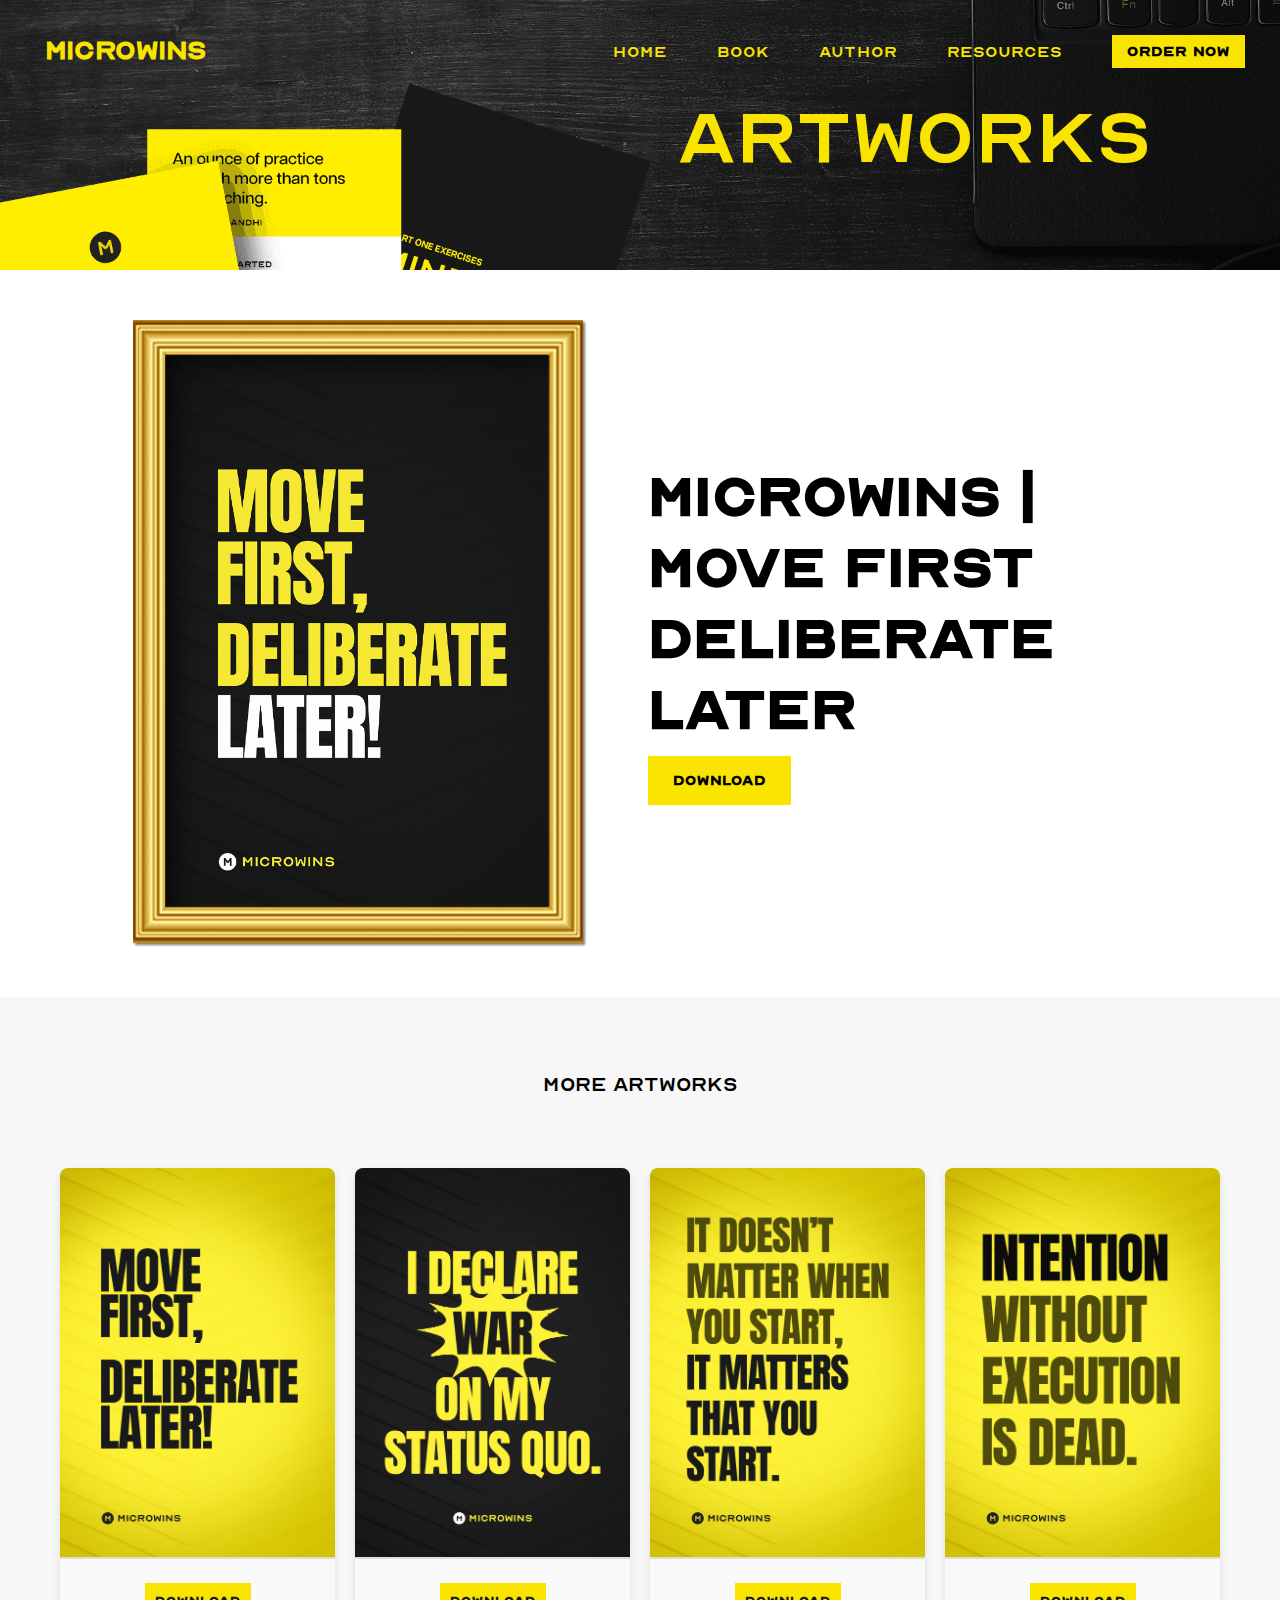
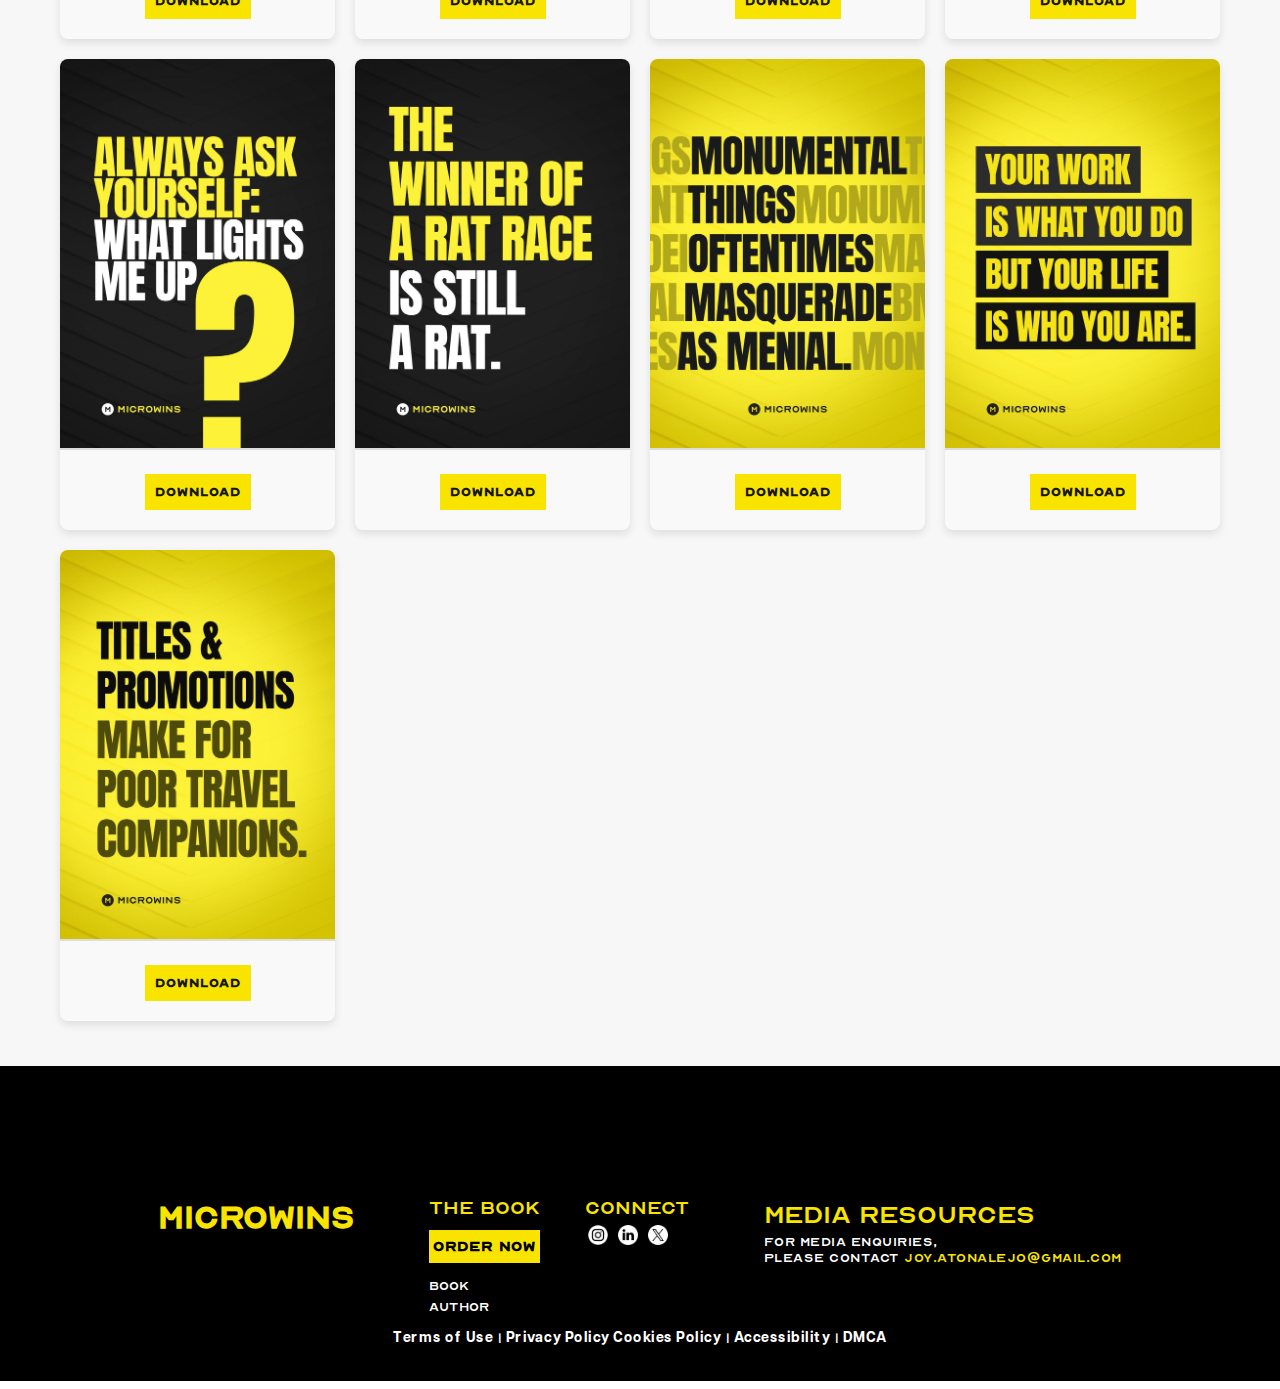
<file: printables.html>
<!DOCTYPE html>
<html lang="en">
<head>
    <meta charset="UTF-8">
    <meta name="viewport" content="width=device-width, initial-scale=1.0">
    <title>MICROWINS | RESOURCES</title>

    <link rel="icon" href="icons/letter-m.png" type="icon/png">
    <link rel="preconnect" href="https://fonts.googleapis.com">
    <link rel="preconnect" href="https://fonts.gstatic.com" crossorigin>
    <link href="https://fonts.googleapis.com/css2?family=Poppins:ital,wght@0,100;0,200;0,300;0,
    400;0,500;0,600;0,700;0,800;0,900;1,100;1,200;1,300;1,400;1,500;1,600;1,700;1,800;1,900&display=swap" rel="stylesheet">
    <link rel="stylesheet" href="https://fonts.googleapis.com/css2?family=Material+Symbols+Outlined:opsz,wght,FILL,GRAD@24,700,0,0" />

    <link rel="stylesheet" href="https://fonts.googleapis.com/css2?family=Material+Symbols+Outlined:opsz,wght,FILL,GRAD@24,800,0,0" />
    <link rel="stylesheet" href="https://fonts.googleapis.com/css2?family=Material+Symbols+Outlined:opsz,wght,FILL,GRAD@24,800,0,0" />
 


    <link rel="stylesheet" href="style/style.css">
    <link rel="stylesheet" href="style/r-style.css">
    <link rel="stylesheet" href="style/substyle.css">
</head>
<body>
    <section class="land-section sub-home" id="home">
        <div class="menu">
            <div class="big-menu">
                <!-- <img src="" alt="logo"> -->
                 <h3>MICROWINS</h3>
                <div class="menu-cta">
                    <ul>
                        <li><a href="index.html">HOME</a></li>
                        <li><a href="index.html#book_b">BOOK</a></li>
                        <li><a href="index.html#DKR">AUTHOR</a></li>
                        <li><a href="resources.html">RESOURCES</a></li>
                        <button class="ordernow-cta" id="ordercta1">ORDER NOW</button>
                    </ul>
                    
                </div>
            </div>

            <!-- <img src="" class="image" alt="menu"> -->
            <div class="menu-icon" onclick="toggleMenu()">
            <div class="bar"></div>
            <div class="bar"></div>
            <div class="bar"></div>
            </div>
        
         <div class="small-menu">
            <div class="head">
                <h3>MICROWINS</h3>
                <button class="close-btn" onclick="closeMenu()"><span class="material-symbols-outlined">
                    close
                    </span></button>
            </div>

            <ul>
                <li><a href="index.html">HOME</a></li>
                <li><a href="index.html#book_b">BOOK</a></li>
                <li><a href="index.html#DKR">AUTHOR</a></li>
                <li><a href="resources.html">RESOURCES</a></li>
                <!-- <li><a href="#ordercta1" id="ordercta1">ORDER NOW</a></li> -->
            </ul>
        </div>
        <div class="overlay"></div>

        <button class="ordernow-cta resize-order" id="ordercta">ORDER NOW</button>
        </div>

        <div class="ctas fade-in">
         </div>

         <div class="resource-writeups fade-in" id="sub-write">
            <h1>ARTWORKS</h1>
         </div>
         <div id="blur-overlay" class="hidden"></div>
         <div id="menu" class="hidden">
            <div class="menu-content">
                

                <h2>GET YOUR COPY TODAY</h2>
                <h3>CHOOSE YOUR PREFERRED STORE</h3>
                <p>You will be redirected from this website</p>
                <ul class="grid-container">
                    <li>
                        <a href="https://bit.ly/Microwins" target="_blank" class="logo3">
                        <img src="icons/amazon-kindle-colour.png" alt="Logo 3">
                        </a>
                    </li>
                    <li>
                        <a href="https://bit.ly/MicrowinsBarnesandNoble" target="_blank" class="logo2">
                        <img src="icons/barnes-noble-logo-colored.png" alt="Logo 2">
                        </a>
                    </li>
                    <li>
                        <a href=" https://bit.ly/MicrowinsBookshop" target="_blank" class="logo1">
                            <img src="icons/BookShop logo.png" alt="Logo 1">
                        </a>
                    </li>
                    <li>
                        <a href="https://bit.ly/MicrowinsBAM" target="_blank" class="logo4 left">
                            <img src="icons/Books-A-Million_logo.png" alt="Logo 4">
                        </a>
                    </li>
                    <li class="center">      
                    <p> BULK ORDERS:</p>
                        <a href=" https://bit.ly/MicrowinsPorchlight" target="_blank" class="logo4 left">
                            <img src="icons/brand-logo--footer.png" alt="Logo 5">
                        </a>
                  
                    </li>
                </ul>
                <span id="close-menu">GO BACK</span>
            </div>
        </div>
     
        

    </section>

<section class="print-display">
    

    <div class="glossary fade-in">

        <div class="book-ad">
            <img src="RESOURCE -MICROWINS/Frame.png" alt="">  
        </div>
    <div class="ad-writeup">
        <h1>MICROWINS | MOVE FIRST DELIBERATE LATER</h1>

            <button class="download"><a href="RESOURCE -MICROWINS/FRAMES/Microwins_DKR_Frame 1.png" download="RESOURCE -MICROWINS/FRAMES/Microwins_DKR_Frame 1.png">Download</a></button>
    </div>

    </div>


</section>


<section class="other-downloads">
    <p>MORE ARTWORKS</p>

    <div class="download-grid">
        <div class="download-item">
            <img src="RESOURCE -MICROWINS/FRAMES/THUMBNAILS_FRAMES/Microwins_DKR_Frame1.jpeg" alt="Image 1" class="image">
            <button class="download-btn" data-filepath="RESOURCE -MICROWINS/FRAMES/Microwins_DKR_Frame 1.png">Download</button>
        </div>
        <div class="download-item">
            <img src="RESOURCE -MICROWINS/FRAMES/THUMBNAILS_FRAMES/Microwins_DKR_Frame2.jpeg" alt="Image 2" class="image">
            <button class="download-btn" data-filepath="RESOURCE -MICROWINS/FRAMES/Microwins_DKR_Frame 2.png">Download</button>
        </div>
        <div class="download-item">
            <img src="RESOURCE -MICROWINS/FRAMES/THUMBNAILS_FRAMES/Microwins_DKR_Frame3.jpeg" alt="Image 3" class="image">
            <button class="download-btn" data-filepath="RESOURCE -MICROWINS/FRAMES/Microwins_DKR_Frame 3.png">Download</button>
        </div>
        <div class="download-item">
            <img src="RESOURCE -MICROWINS/FRAMES/THUMBNAILS_FRAMES/Microwins_DKR_Frame4.jpeg" alt="Image 4" class="image">
            <button class="download-btn" data-filepath="RESOURCE -MICROWINS/FRAMES/Microwins_DKR_Frame 4.png">Download</button>
        </div>
        <div class="download-item">
            <img src="RESOURCE -MICROWINS/FRAMES/THUMBNAILS_FRAMES/Microwins_DKR_Frame5.jpeg" alt="Image 5" class="image">
            <button class="download-btn" data-filepath="RESOURCE -MICROWINS/FRAMES/Microwins_DKR_Frame 5.png">Download</button>
        </div>
        <div class="download-item">
            <img src="RESOURCE -MICROWINS/FRAMES/THUMBNAILS_FRAMES/Microwins_DKR_Frame6.jpeg" alt="Image 6" class="image">
            <button class="download-btn" data-filepath="RESOURCE -MICROWINS/FRAMES/Microwins_DKR_Frame 6.png">Download</button>
        </div>
        <div class="download-item">
            <img src="RESOURCE -MICROWINS/FRAMES/THUMBNAILS_FRAMES/Microwins_DKR_Frame7.jpeg" alt="Image 7" class="image">
            <button class="download-btn" data-filepath="RESOURCE -MICROWINS/FRAMES/Microwins_DKR_Frame 7.png">Download</button>
        </div>
        <div class="download-item">
            <img src="RESOURCE -MICROWINS/FRAMES/THUMBNAILS_FRAMES/Microwins_DKR_Frame8.jpeg" alt="Image 8" class="image">
            <button class="download-btn" data-filepath="RESOURCE -MICROWINS/FRAMES/Microwins_DKR_Frame 8.png">Download</button>
        </div>
        <div class="download-item">
            <img src="RESOURCE -MICROWINS/FRAMES/THUMBNAILS_FRAMES/Microwins_DKR_Frame9.jpeg" alt="Image 9" class="image">
            <button class="download-btn" data-filepath="RESOURCE -MICROWINS/FRAMES/Microwins_DKR_Frame 9.png">Download</button>
        </div>
    </div>


</section>











    <footer>
        <div class="hero">
            
            <h1>MICROWINS</h1>
            <div class="mid">
                <div class="the-book">
                    <h4>THE BOOK</h4>
                    <div class="foot-menu">
                        <!-- <a href="#about-DKR">ABOUT</a> -->
                        <button class="ordernow-cta" id="ordercta3" style="padding-left: 4px; padding-right: 4px; margin-top: 10px; margin-bottom: 10px;">ORDER NOW</button>
                        <a href="#book_b">BOOK</a>
                        
                        <a href="#DKR">AUTHOR</a>
                    </div>
                </div>
                <div class="connect">
                    <h4>CONNECT</h4>
                    <a href="https://www.instagram.com/coachdkr?utm_source=ig_web_button_share_sheet&igsh=ZDNlZDc0MzIxNw== " target="_blank"><img src="icons/instagram.png"></a>
                    <a href="https://www.linkedin.com/in/daronkroberts?utm_source=share&utm_campaign=share_via&utm_content=profile&utm_medium=android_app" target="_blank"><img src="icons/linkedin.png"></a>
                    <a href="https://x.com/CoachDKR?t=8BwRhPyFvR8Rs7nH7h9sPQ&s=09" target="_blank"><img src="icons/x.png"></a>
                </div>
            </div>
            <div class="last">
                <h2>MEDIA RESOURCES</h2>
                <h6>FOR MEDIA ENQUIRIES, <br> PLEASE CONTACT <a href="mailto:joy.atonalejo@gmail.com" target="_blank">joy.atonalejo@gmail.com</a></h6>   
            </div>
    
         
        </div>
       
        <p><a href="#">Terms of Use</a> | <a href="#">Privacy Policy</a><br><a href="#"> Cookies Policy</a> | <a href="#">Accessibility</a> | <a href="#">DMCA</a></p>
    </footer>
    
    
    
    
    <script src="script/script.js" defer></script>
        <script src="script/animate.js" defer></script>
        <script src="script/fadein.js" defer></script>
        <script src="script/readmore.js" defer></script>
        <script src="script/carousel.js" defer></script>
        <script src="/script/scriptcarousel.js" defer></script>
        <script src="/script/popup.js"></script>
            <script src="/script/download.js"></script>
    
    
    
    
        <script>
            document.getElementById('subscriptionForm').addEventListener('submit', function(event) {
                event.preventDefault();
                const email = document.getElementById('email').value;
                
                if (email) {
                    // Simulate email submission (e.g., send to server here)
                    // alert('Subscription successful!');
        
                    // Show the modal
                    document.getElementById('myModal').style.display = 'flex';
                } else {
                    // alert('Please enter a valid email address.');
                }
            });
        
            document.getElementById('downloadButton').addEventListener('click', function() {
                // Create a link element and trigger download
                const link = document.createElement('a');
                link.href = 'path/to/your.pdf'; // Replace with the actual path to your PDF file
                link.download = 'yourfile.pdf';
                document.body.appendChild(link);
                link.click();
                document.body.removeChild(link);
        
                // Close the modal
                document.getElementById('myModal').style.display = 'none';
            });
        
            // Close the modal if the user clicks outside of it
            window.onclick = function(event) {
                const modal = document.getElementById('myModal');
                if (event.target == modal) {
                    modal.style.display = 'none';
                }
            }
        </script>

    </body>
    </html>
</file>
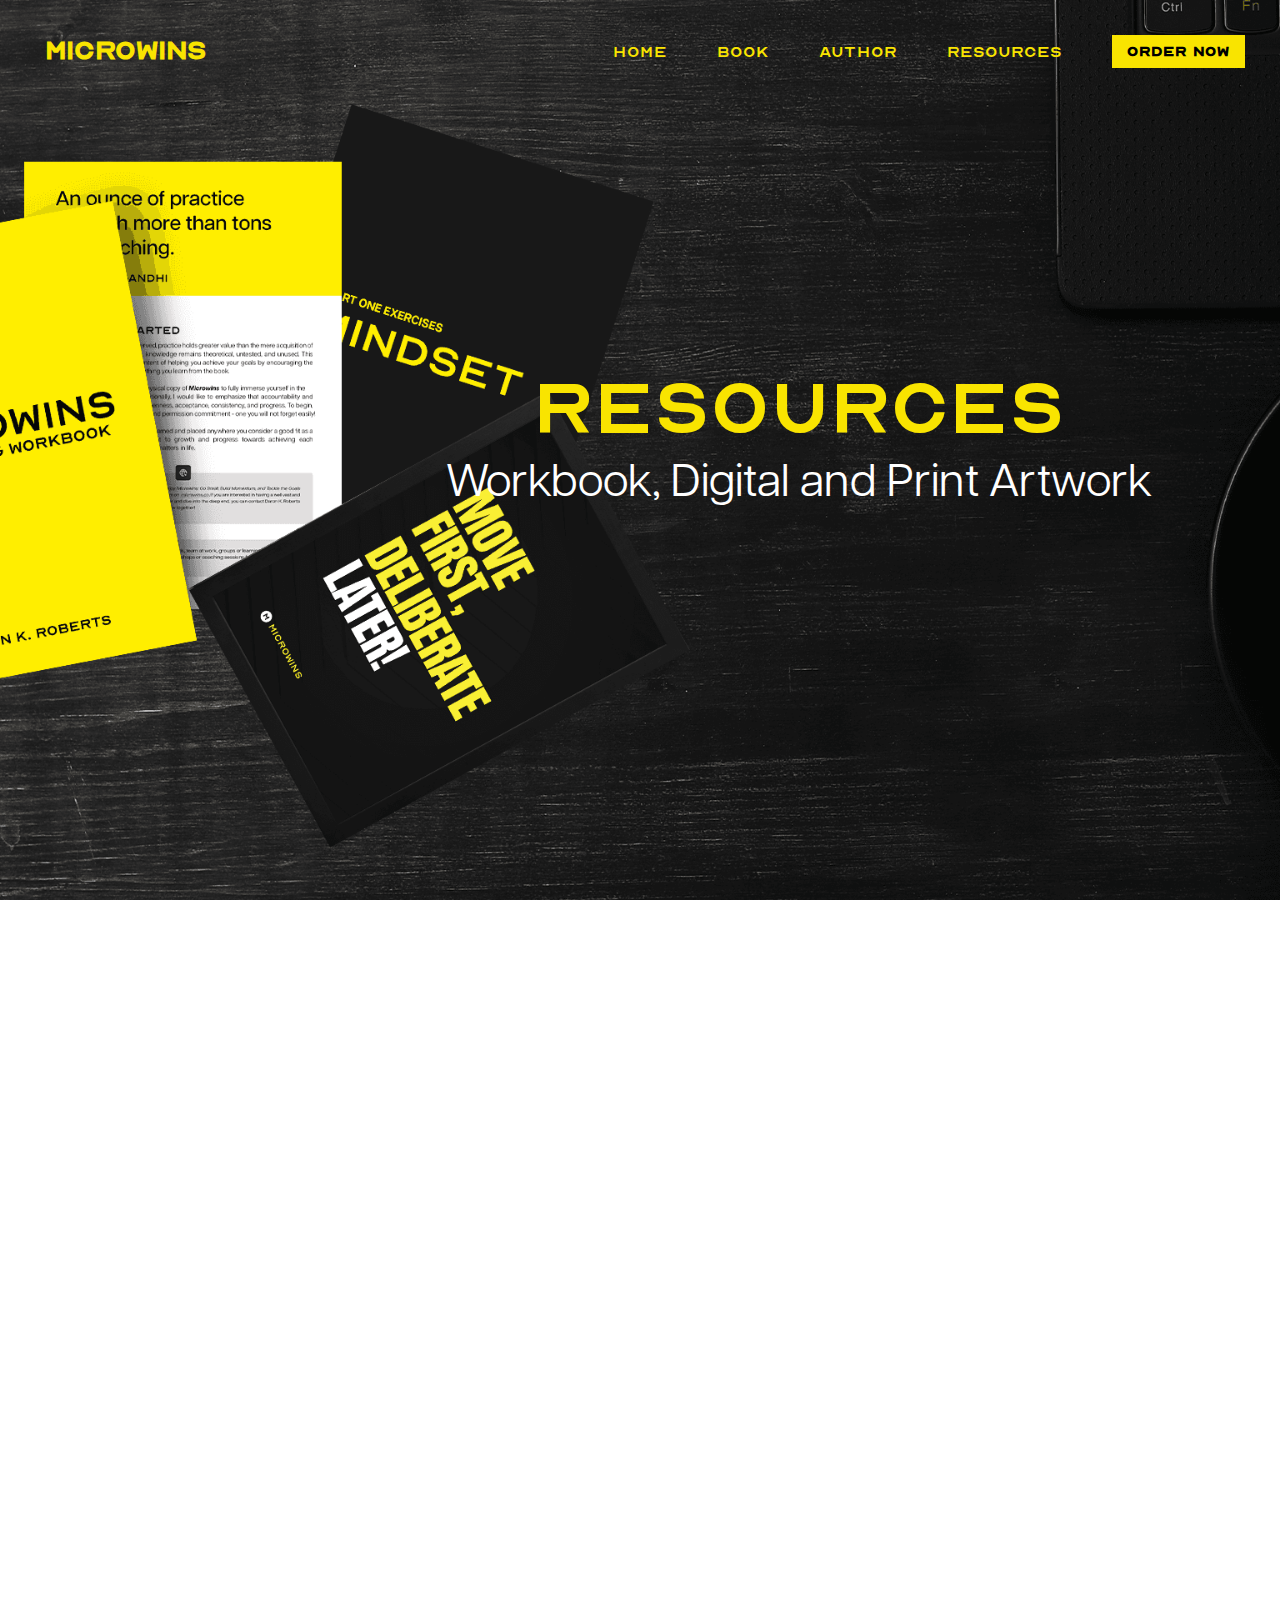
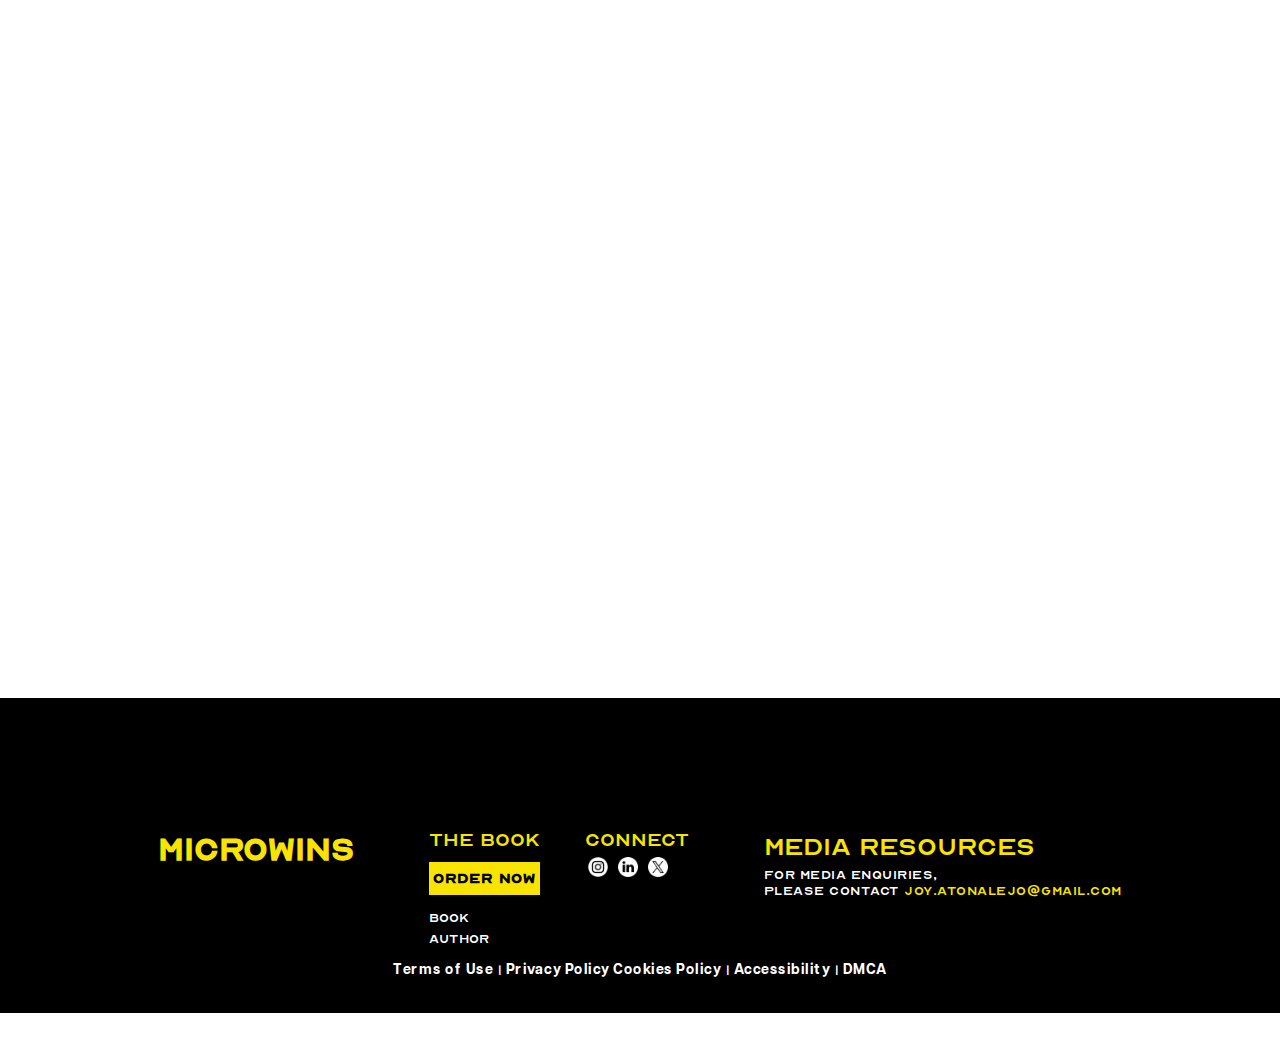
<file: resources.html>
<!DOCTYPE html>
<html lang="en">
<head>
    <meta charset="UTF-8">
    <meta name="viewport" content="width=device-width, initial-scale=1.0">
    <title>MICROWINS | RESOURCES</title>

    <link rel="icon" href="icons/letter-m.png" type="icon/png">
    <link rel="preconnect" href="https://fonts.googleapis.com">
    <link rel="preconnect" href="https://fonts.gstatic.com" crossorigin>
    <link href="https://fonts.googleapis.com/css2?family=Poppins:ital,wght@0,100;0,200;0,300;0,
    400;0,500;0,600;0,700;0,800;0,900;1,100;1,200;1,300;1,400;1,500;1,600;1,700;1,800;1,900&display=swap" rel="stylesheet">
    <link rel="stylesheet" href="https://fonts.googleapis.com/css2?family=Material+Symbols+Outlined:opsz,wght,FILL,GRAD@24,700,0,0" />

    <link rel="stylesheet" href="https://fonts.googleapis.com/css2?family=Material+Symbols+Outlined:opsz,wght,FILL,GRAD@24,800,0,0" />
    <link rel="stylesheet" href="https://fonts.googleapis.com/css2?family=Material+Symbols+Outlined:opsz,wght,FILL,GRAD@24,800,0,0" />
 


    <link rel="stylesheet" href="style/style.css">
    <link rel="stylesheet" href="style/r-style.css">
</head>
<body>
    <section class="land-section" id="home">
        <div class="menu">
            <div class="big-menu">
                <!-- <img src="" alt="logo"> -->
                 <h3>MICROWINS</h3>
                <div class="menu-cta">
                    <ul>
                        <li><a href="index.html">HOME</a></li>
                        <li><a href="index.html#book_b">BOOK</a></li>
                        <li><a href="index.html#DKR">AUTHOR</a></li>
                        <li><a href="resources.html">RESOURCES</a></li>
                        <button class="ordernow-cta" id="ordercta1">ORDER NOW</button>
                    </ul>
                    
                </div>
            </div>

            <!-- <img src="" class="image" alt="menu"> -->
            <div class="menu-icon" onclick="toggleMenu()">
            <div class="bar"></div>
            <div class="bar"></div>
            <div class="bar"></div>
            </div>
        
         <div class="small-menu">
            <div class="head">
                <h3>MICROWINS</h3>
                <button class="close-btn" onclick="closeMenu()"><span class="material-symbols-outlined">
                    close
                    </span></button>
            </div>

            <ul>
                <li><a href="index.html">HOME</a></li>
                <li><a href="index.html#book_b">BOOK</a></li>
                <li><a href="index.html#DKR">AUTHOR</a></li>
                <li><a href="resources.html">RESOURCES</a></li>
                <!-- <li><a href="#ordercta1" id="ordercta1">ORDER NOW</a></li> -->
            </ul>
        </div>
        <div class="overlay"></div>

        <button class="ordernow-cta resize-order" id="ordercta">ORDER NOW</button>
        </div>

        <div class="ctas fade-in">
         </div>

         <div class="resource-writeups fade-in">
            <h1>RESOURCES</h1>
            <p>Workbook, Digital and Print Artwork</p>
         </div>


         <div id="blur-overlay" class="hidden"></div>
         <div id="menu" class="hidden">
            <div class="menu-content">
                

                <h2>GET YOUR COPY TODAY</h2>
                <h3>CHOOSE YOUR PREFERRED STORE</h3>
                <p>You will be redirected from this website</p>
                <ul class="grid-container">
                    <li>
                        <a href="https://bit.ly/Microwins" target="_blank" class="logo3">
                        <img src="icons/amazon-kindle-colour.png" alt="Logo 3">
                        </a>
                    </li>
                    <li>
                        <a href="https://bit.ly/MicrowinsBarnesandNoble" target="_blank" class="logo2">
                        <img src="icons/barnes-noble-logo-colored.png" alt="Logo 2">
                        </a>
                    </li>
                    <li>
                        <a href=" https://bit.ly/MicrowinsBookshop" target="_blank" class="logo1">
                            <img src="icons/BookShop logo.png" alt="Logo 1">
                        </a>
                    </li>
                    <li>
                        <a href="https://bit.ly/MicrowinsBAM" target="_blank" class="logo4 left">
                            <img src="icons/Books-A-Million_logo.png" alt="Logo 4">
                        </a>
                    </li>
                    <li class="center">      
                    <p> BULK ORDERS:</p>
                        <a href=" https://bit.ly/MicrowinsPorchlight" target="_blank" class="logo4 left">
                            <img src="icons/brand-logo--footer.png" alt="Logo 5">
                        </a>
                  
                    </li>
                </ul>
                <span id="close-menu">GO BACK</span>
            </div>
        </div>
     
        

    </section>


<section class="glossary-page">
    <h1 class="fade-in">RESOURCES</h1>
    <div class="glossary fade-in">

        <div class="book-ad">
            <img src="images/MICROWINS Workbook Cover.png" alt="">  
        </div>
    <div class="ad-writeup">
        <h2>The read along workbook</h2>
            <p>Practice holds greater value than the mere acquisition of knowledge. 
                Without application, knowledge remains theoretical, untested, and unused. 
                This workbook is designed with the intent of helping you achieve your goals by 
                encouraging the practical implementation of everything you learn from the book.</p>
            <button class="download"><a href="resources/Microwins_DKR_Workbook_Chapter 1.pdf" download="Microwins_DKR_Workbook_Chapter 1.pdf">Download</a></button>
    </div>

    </div>
    
</section>

<section class="arts">
    <h1 class="fade-in">Downloadable Arts</h1>

    <div class="art-sections fade-in">
        <div class="art-grid">
            <!-- Image 1 -->
            <div>
                <a href="printables.html">
                    <img src="images/frame mock.png" alt="Image 1">  
                </a>
            <p>Download A3-sized frames designed specifically for displaying MICROWINS quotes.</p>    
                <a href="printables.html" class="download-btn">See More</a>
            </div>
            
            <!-- Image 2 -->
            <div>
                <a href="wallpapers.html">
                    
                    <img src="images/phone mock (1).png" alt="Image 2">
                </a>
                <p>Download high-resolution phone wallpapers featuring quotes from Microwins.</p> 
                <a href="wallpapers.html" class="download-btn">See More</a>
            </div>
            
            <!-- Image 3 -->
            <div>
                <a href="socials.html">
                    <img src="images/digital mock.png" alt="Image 3">
                </a>
                <p>Download beautifully designed quote graphics, ready for posting on your social media feed.</p> 
                <a href="socials.html" class="download-btn">See More</a>
            </div>
        </div>
    </div>

</section>







<footer>
    <div class="hero">
        
        <h1>MICROWINS</h1>
        <div class="mid">
            <div class="the-book">
                <h4>THE BOOK</h4>
                <div class="foot-menu">
                    <!-- <a href="#about-DKR">ABOUT</a> -->
                    <button class="ordernow-cta" id="ordercta3" style="padding-left: 4px; padding-right: 4px; margin-top: 10px; margin-bottom: 10px;">ORDER NOW</button>
                    <a href="#book_b">BOOK</a>
                    
                    <a href="#DKR">AUTHOR</a>
                </div>
            </div>
            <div class="connect">
                <h4>CONNECT</h4>
                <a href="https://www.instagram.com/coachdkr?utm_source=ig_web_button_share_sheet&igsh=ZDNlZDc0MzIxNw== " target="_blank"><img src="icons/instagram.png"></a>
                <a href="https://www.linkedin.com/in/daronkroberts?utm_source=share&utm_campaign=share_via&utm_content=profile&utm_medium=android_app" target="_blank"><img src="icons/linkedin.png"></a>
                <a href="https://x.com/CoachDKR?t=8BwRhPyFvR8Rs7nH7h9sPQ&s=09" target="_blank"><img src="icons/x.png"></a>
            </div>
        </div>
        <div class="last">
            <h2>MEDIA RESOURCES</h2>
            <h6>FOR MEDIA ENQUIRIES, <br> PLEASE CONTACT <a href="mailto:joy.atonalejo@gmail.com" target="_blank">joy.atonalejo@gmail.com</a></h6>   
        </div>

     
    </div>
   
    <p><a href="#">Terms of Use</a> | <a href="#">Privacy Policy</a><br><a href="#"> Cookies Policy</a> | <a href="#">Accessibility</a> | <a href="#">DMCA</a></p>
</footer>




<script src="script/script.js" defer></script>
    <script src="script/animate.js" defer></script>
    <script src="script/fadein.js" defer></script>
    <script src="script/readmore.js" defer></script>
    <script src="script/carousel.js" defer></script>
    <script src="/script/scriptcarousel.js" defer></script>
    <script src="/script/popup.js"></script>




    <script>
        document.getElementById('subscriptionForm').addEventListener('submit', function(event) {
            event.preventDefault();
            const email = document.getElementById('email').value;
            
            if (email) {
                // Simulate email submission (e.g., send to server here)
                // alert('Subscription successful!');
    
                // Show the modal
                document.getElementById('myModal').style.display = 'flex';
            } else {
                // alert('Please enter a valid email address.');
            }
        });
    
        document.getElementById('downloadButton').addEventListener('click', function() {
            // Create a link element and trigger download
            const link = document.createElement('a');
            link.href = 'path/to/your.pdf'; // Replace with the actual path to your PDF file
            link.download = 'yourfile.pdf';
            document.body.appendChild(link);
            link.click();
            document.body.removeChild(link);
    
            // Close the modal
            document.getElementById('myModal').style.display = 'none';
        });
    
        // Close the modal if the user clicks outside of it
        window.onclick = function(event) {
            const modal = document.getElementById('myModal');
            if (event.target == modal) {
                modal.style.display = 'none';
            }
        }
    </script>
</body>
</html>
</file>
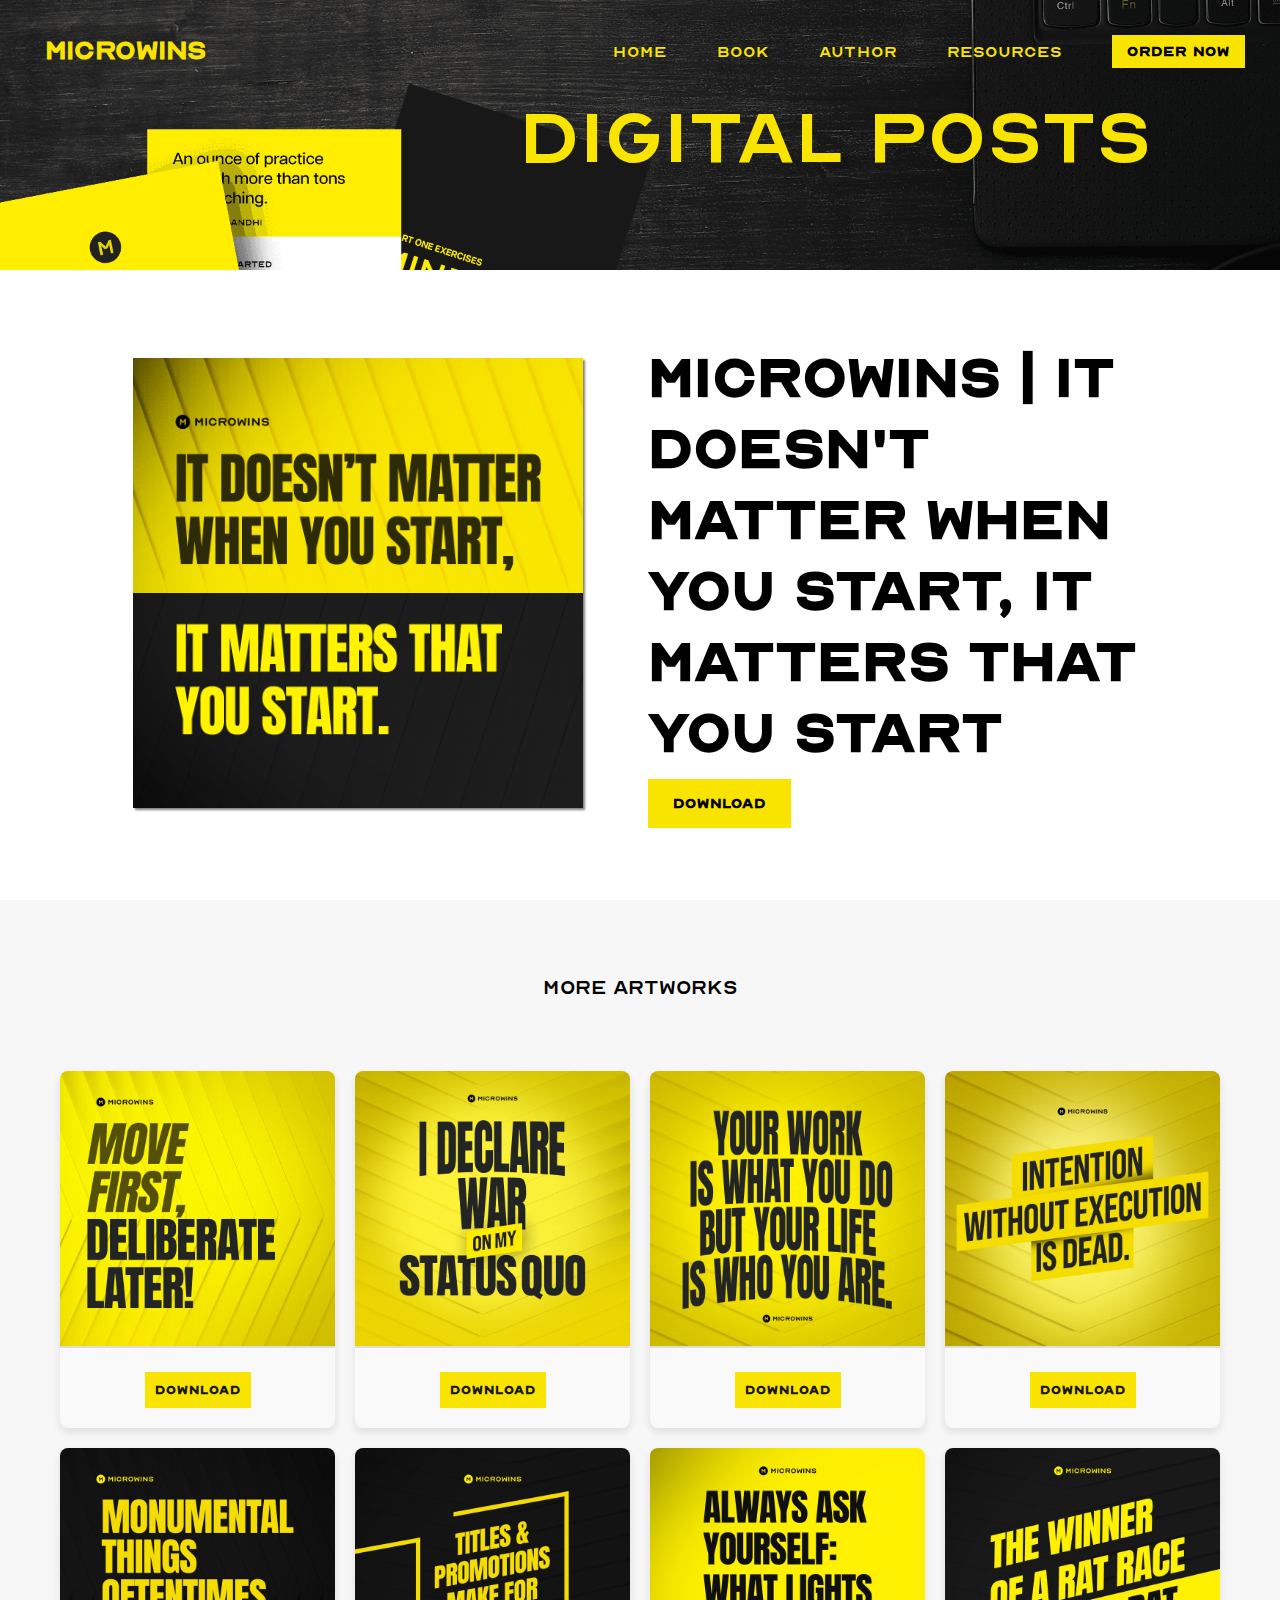
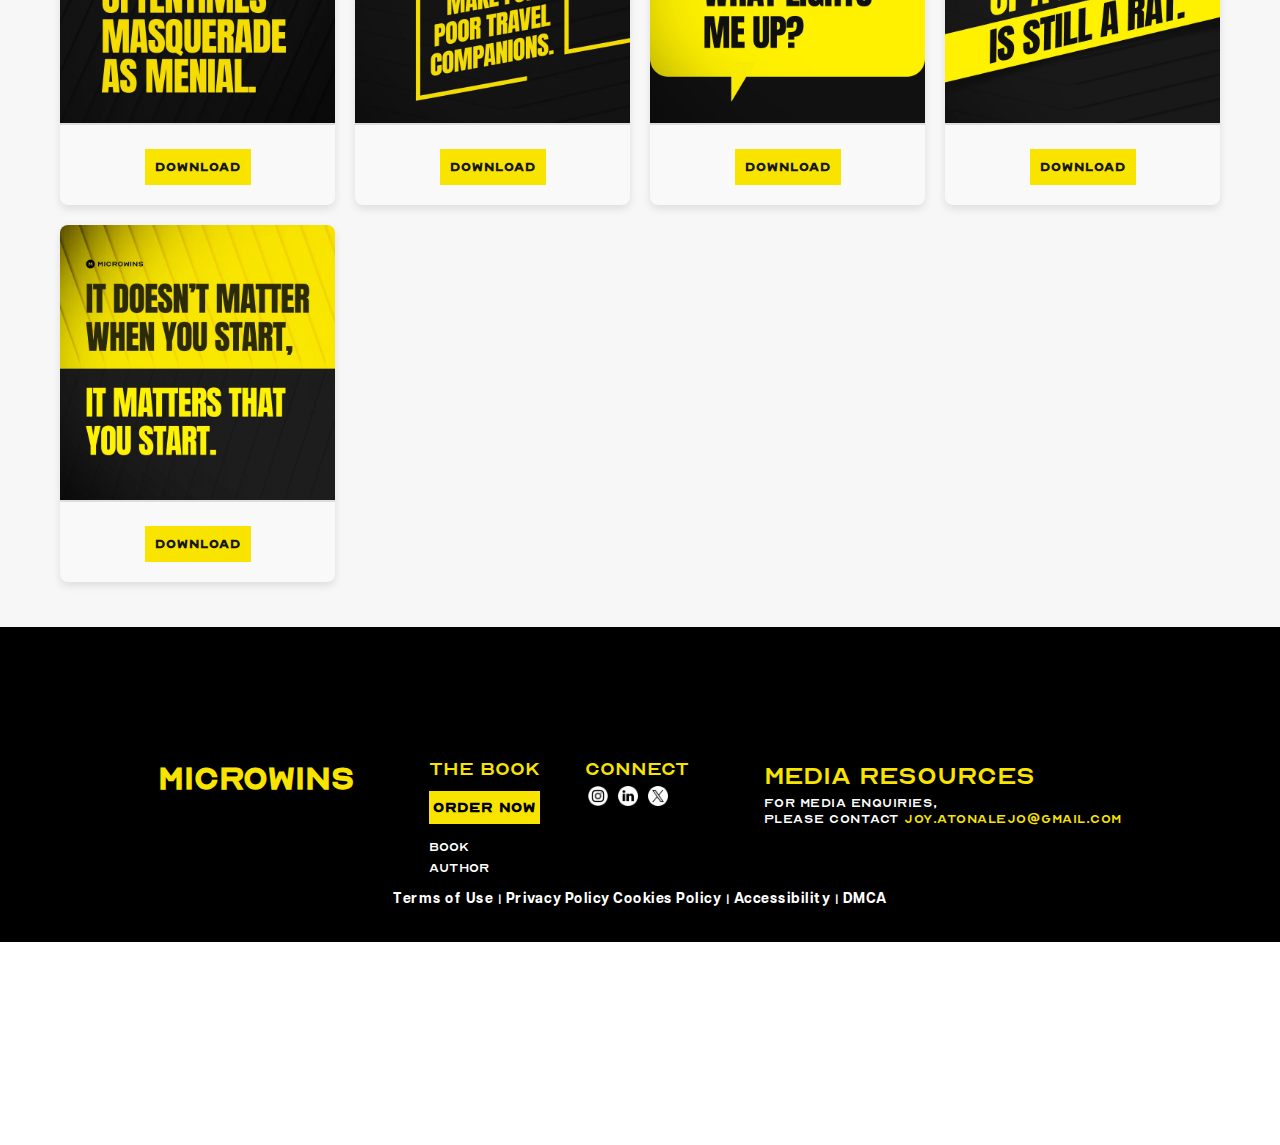
<file: socials.html>
<!DOCTYPE html>
<html lang="en">
<head>
    <meta charset="UTF-8">
    <meta name="viewport" content="width=device-width, initial-scale=1.0">
    <title>MICROWINS | RESOURCES</title>

    <link rel="icon" href="icons/letter-m.png" type="icon/png">
    <link rel="preconnect" href="https://fonts.googleapis.com">
    <link rel="preconnect" href="https://fonts.gstatic.com" crossorigin>
    <link href="https://fonts.googleapis.com/css2?family=Poppins:ital,wght@0,100;0,200;0,300;0,
    400;0,500;0,600;0,700;0,800;0,900;1,100;1,200;1,300;1,400;1,500;1,600;1,700;1,800;1,900&display=swap" rel="stylesheet">
    <link rel="stylesheet" href="https://fonts.googleapis.com/css2?family=Material+Symbols+Outlined:opsz,wght,FILL,GRAD@24,700,0,0" />

    <link rel="stylesheet" href="https://fonts.googleapis.com/css2?family=Material+Symbols+Outlined:opsz,wght,FILL,GRAD@24,800,0,0" />
    <link rel="stylesheet" href="https://fonts.googleapis.com/css2?family=Material+Symbols+Outlined:opsz,wght,FILL,GRAD@24,800,0,0" />
 


    <link rel="stylesheet" href="style/style.css">
    <link rel="stylesheet" href="style/r-style.css">
    <link rel="stylesheet" href="style/substyle.css">
</head>
<body>
    <section class="land-section sub-home" id="home">
        <div class="menu">
            <div class="big-menu">
                <!-- <img src="" alt="logo"> -->
                 <h3>MICROWINS</h3>
                <div class="menu-cta">
                    <ul>
                        <li><a href="index.html">HOME</a></li>
                        <li><a href="index.html#book_b">BOOK</a></li>
                        <li><a href="index.html#DKR">AUTHOR</a></li>
                        <li><a href="resources.html">RESOURCES</a></li>
                        <button class="ordernow-cta" id="ordercta1">ORDER NOW</button>
                    </ul>
                    
                </div>
            </div>

            <!-- <img src="" class="image" alt="menu"> -->
            <div class="menu-icon" onclick="toggleMenu()">
            <div class="bar"></div>
            <div class="bar"></div>
            <div class="bar"></div>
            </div>
        
         <div class="small-menu">
            <div class="head">
                <h3>MICROWINS</h3>
                <button class="close-btn" onclick="closeMenu()"><span class="material-symbols-outlined">
                    close
                    </span></button>
            </div>

            <ul>
                <li><a href="index.html">HOME</a></li>
                <li><a href="index.html#book_b">BOOK</a></li>
                <li><a href="index.html#DKR">AUTHOR</a></li>
                <li><a href="resources.html">RESOURCES</a></li>
                <!-- <li><a href="#ordercta1" id="ordercta1">ORDER NOW</a></li> -->
            </ul>
        </div>
        <div class="overlay"></div>

        <button class="ordernow-cta resize-order" id="ordercta">ORDER NOW</button>
        </div>

        <div class="ctas fade-in">
         </div>

         <div class="resource-writeups fade-in" id="sub-write">
            <h1>DIGITAL POSTS</h1>
         </div>

         <div id="blur-overlay" class="hidden"></div>
         <div id="menu" class="hidden">
            <div class="menu-content">
                

                <h2>GET YOUR COPY TODAY</h2>
                <h3>CHOOSE YOUR PREFERRED STORE</h3>
                <p>You will be redirected from this website</p>
                <ul class="grid-container">
                    <li>
                        <a href="https://bit.ly/Microwins" target="_blank" class="logo3">
                        <img src="icons/amazon-kindle-colour.png" alt="Logo 3">
                        </a>
                    </li>
                    <li>
                        <a href="https://bit.ly/MicrowinsBarnesandNoble" target="_blank" class="logo2">
                        <img src="icons/barnes-noble-logo-colored.png" alt="Logo 2">
                        </a>
                    </li>
                    <li>
                        <a href=" https://bit.ly/MicrowinsBookshop" target="_blank" class="logo1">
                            <img src="icons/BookShop logo.png" alt="Logo 1">
                        </a>
                    </li>
                    <li>
                        <a href="https://bit.ly/MicrowinsBAM" target="_blank" class="logo4 left">
                            <img src="icons/Books-A-Million_logo.png" alt="Logo 4">
                        </a>
                    </li>
                    <li class="center">      
                    <p> BULK ORDERS:</p>
                        <a href=" https://bit.ly/MicrowinsPorchlight" target="_blank" class="logo4 left">
                            <img src="icons/brand-logo--footer.png" alt="Logo 5">
                        </a>
                  
                    </li>
                </ul>
                <span id="close-menu">GO BACK</span>
            </div>
        </div>
     
        

    </section>

<section class="print-display">
    

    <div class="glossary fade-in">

        <div class="book-ad">
            <img src="RESOURCE -MICROWINS/DIGITAL POST/Microwins_DKR_Digital Post_9.png" alt="">  
        </div>
    <div class="ad-writeup" id="writeup-width">
        <h1>MICROWINS | IT DOESN'T MATTER WHEN YOU START, IT MATTERS THAT YOU START</h1>

            <button class="download"><a href="RESOURCE -MICROWINS/DIGITAL POST/Microwins_DKR_Digital Post_9.png" download="RESOURCE -MICROWINS/DIGITAL POST/Microwins_DKR_Digital Post_9.png">Download</a></button>
    </div>

    </div>


</section>


<section class="other-downloads">
    <p>MORE ARTWORKS</p>

    <div class="download-grid">
        <div class="download-item">
            <img src="RESOURCE -MICROWINS/DIGITAL POST/THUMBNAILS_DIGITAL POST/Microwins_DKR_DigitalPost_1.jpeg" alt="Image 1" class="image">
            <button class="download-btn" data-filepath="RESOURCE -MICROWINS/DIGITAL POST/Microwins_DKR_Digital Post_1.png">Download</button>
        </div>
        <div class="download-item">
            <img src="RESOURCE -MICROWINS/DIGITAL POST/THUMBNAILS_DIGITAL POST/Microwins_DKR_DigitalPost_2.jpeg" alt="Image 2" class="image">
            <button class="download-btn" data-filepath="RESOURCE -MICROWINS/DIGITAL POST/Microwins_DKR_Digital Post_2.png">Download</button>
        </div>
        <div class="download-item">
            <img src="RESOURCE -MICROWINS/DIGITAL POST/THUMBNAILS_DIGITAL POST/Microwins_DKR_DigitalPost_3.jpeg" alt="Image 3" class="image">
            <button class="download-btn" data-filepath="RESOURCE -MICROWINS/DIGITAL POST/Microwins_DKR_Digital Post_3.png">Download</button>
        </div>
        <div class="download-item">
            <img src="RESOURCE -MICROWINS/DIGITAL POST/THUMBNAILS_DIGITAL POST/Microwins_DKR_DigitalPost_4.jpeg" alt="Image 4" class="image">
            <button class="download-btn" data-filepath="RESOURCE -MICROWINS/DIGITAL POST/Microwins_DKR_Digital Post_4.png">Download</button>
        </div>
        <div class="download-item">
            <img src="RESOURCE -MICROWINS/DIGITAL POST/THUMBNAILS_DIGITAL POST/Microwins_DKR_DigitalPost_5.jpeg" alt="Image 5" class="image">
            <button class="download-btn" data-filepath="RESOURCE -MICROWINS/DIGITAL POST/Microwins_DKR_Digital Post_5.png">Download</button>
        </div>
        <div class="download-item">
            <img src="RESOURCE -MICROWINS/DIGITAL POST/THUMBNAILS_DIGITAL POST/Microwins_DKR_DigitalPost_6.jpeg" alt="Image 6" class="image">
            <button class="download-btn" data-filepath="RESOURCE -MICROWINS/DIGITAL POST/Microwins_DKR_Digital Post_6.png">Download</button>
        </div>
        <div class="download-item">
            <img src="RESOURCE -MICROWINS/DIGITAL POST/THUMBNAILS_DIGITAL POST/Microwins_DKR_DigitalPost_7.jpeg" alt="Image 7" class="image">
            <button class="download-btn" data-filepath="RESOURCE -MICROWINS/DIGITAL POST/Microwins_DKR_Digital Post_7.png">Download</button>
        </div>
        <div class="download-item">
            <img src="RESOURCE -MICROWINS/DIGITAL POST/THUMBNAILS_DIGITAL POST/Microwins_DKR_DigitalPost_8.jpeg" alt="Image 8" class="image">
            <button class="download-btn" data-filepath="RESOURCE -MICROWINS/DIGITAL POST/Microwins_DKR_Digital Post_8.png">Download</button>
        </div>
        <div class="download-item">
            <img src="RESOURCE -MICROWINS/DIGITAL POST/THUMBNAILS_DIGITAL POST/Microwins_DKR_DigitalPost_9.jpeg" alt="Image 9" class="image">
            <button class="download-btn" data-filepath="RESOURCE -MICROWINS/DIGITAL POST/Microwins_DKR_Digital Post_9.png">Download</button>
        </div>
    </div>


</section>











    <footer>
        <div class="hero">
            
            <h1>MICROWINS</h1>
            <div class="mid">
                <div class="the-book">
                    <h4>THE BOOK</h4>
                    <div class="foot-menu">
                        <!-- <a href="#about-DKR">ABOUT</a> -->
                        <button class="ordernow-cta" id="ordercta3" style="padding-left: 4px; padding-right: 4px; margin-top: 10px; margin-bottom: 10px;">ORDER NOW</button>
                        <a href="#book_b">BOOK</a>
                        
                        <a href="#DKR">AUTHOR</a>
                    </div>
                </div>
                <div class="connect">
                    <h4>CONNECT</h4>
                    <a href="https://www.instagram.com/coachdkr?utm_source=ig_web_button_share_sheet&igsh=ZDNlZDc0MzIxNw== " target="_blank"><img src="icons/instagram.png"></a>
                    <a href="https://www.linkedin.com/in/daronkroberts?utm_source=share&utm_campaign=share_via&utm_content=profile&utm_medium=android_app" target="_blank"><img src="icons/linkedin.png"></a>
                    <a href="https://x.com/CoachDKR?t=8BwRhPyFvR8Rs7nH7h9sPQ&s=09" target="_blank"><img src="icons/x.png"></a>
                </div>
            </div>
            <div class="last">
                <h2>MEDIA RESOURCES</h2>
                <h6>FOR MEDIA ENQUIRIES, <br> PLEASE CONTACT <a href="mailto:joy.atonalejo@gmail.com" target="_blank">joy.atonalejo@gmail.com</a></h6>   
            </div>
    
         
        </div>
       
        <p><a href="#">Terms of Use</a> | <a href="#">Privacy Policy</a><br><a href="#"> Cookies Policy</a> | <a href="#">Accessibility</a> | <a href="#">DMCA</a></p>
    </footer>
    
    
    
    
    <script src="script/script.js" defer></script>
        <script src="script/animate.js" defer></script>
        <script src="script/fadein.js" defer></script>
        <script src="script/readmore.js" defer></script>
        <script src="script/carousel.js" defer></script>
        <script src="/script/scriptcarousel.js" defer></script>
        <script src="/script/popup.js"></script>
            <script src="/script/download.js"></script>
    
    
    
    
        <script>
            document.getElementById('subscriptionForm').addEventListener('submit', function(event) {
                event.preventDefault();
                const email = document.getElementById('email').value;
                
                if (email) {
                    // Simulate email submission (e.g., send to server here)
                    // alert('Subscription successful!');
        
                    // Show the modal
                    document.getElementById('myModal').style.display = 'flex';
                } else {
                    // alert('Please enter a valid email address.');
                }
            });
        
            document.getElementById('downloadButton').addEventListener('click', function() {
                // Create a link element and trigger download
                const link = document.createElement('a');
                link.href = 'path/to/your.pdf'; // Replace with the actual path to your PDF file
                link.download = 'yourfile.pdf';
                document.body.appendChild(link);
                link.click();
                document.body.removeChild(link);
        
                // Close the modal
                document.getElementById('myModal').style.display = 'none';
            });
        
            // Close the modal if the user clicks outside of it
            window.onclick = function(event) {
                const modal = document.getElementById('myModal');
                if (event.target == modal) {
                    modal.style.display = 'none';
                }
            }
        </script>

    </body>
    </html>
</file>
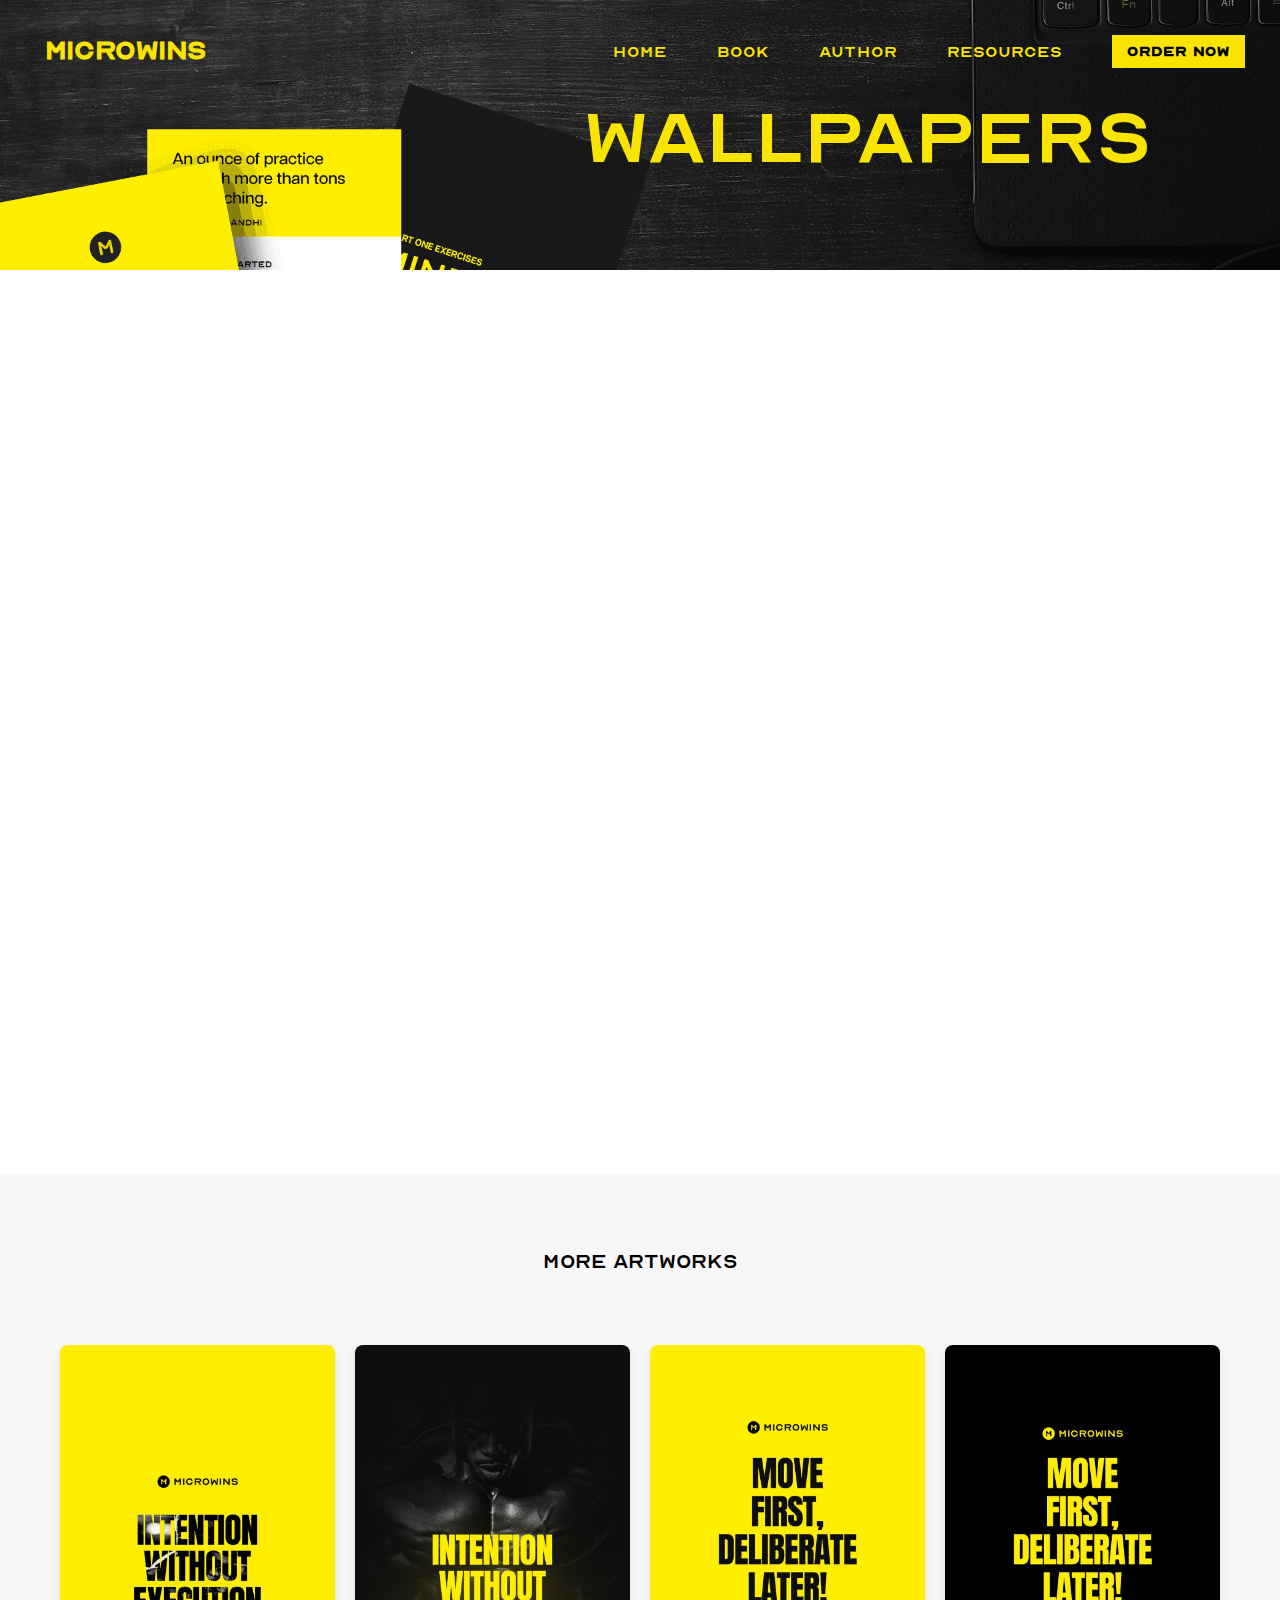
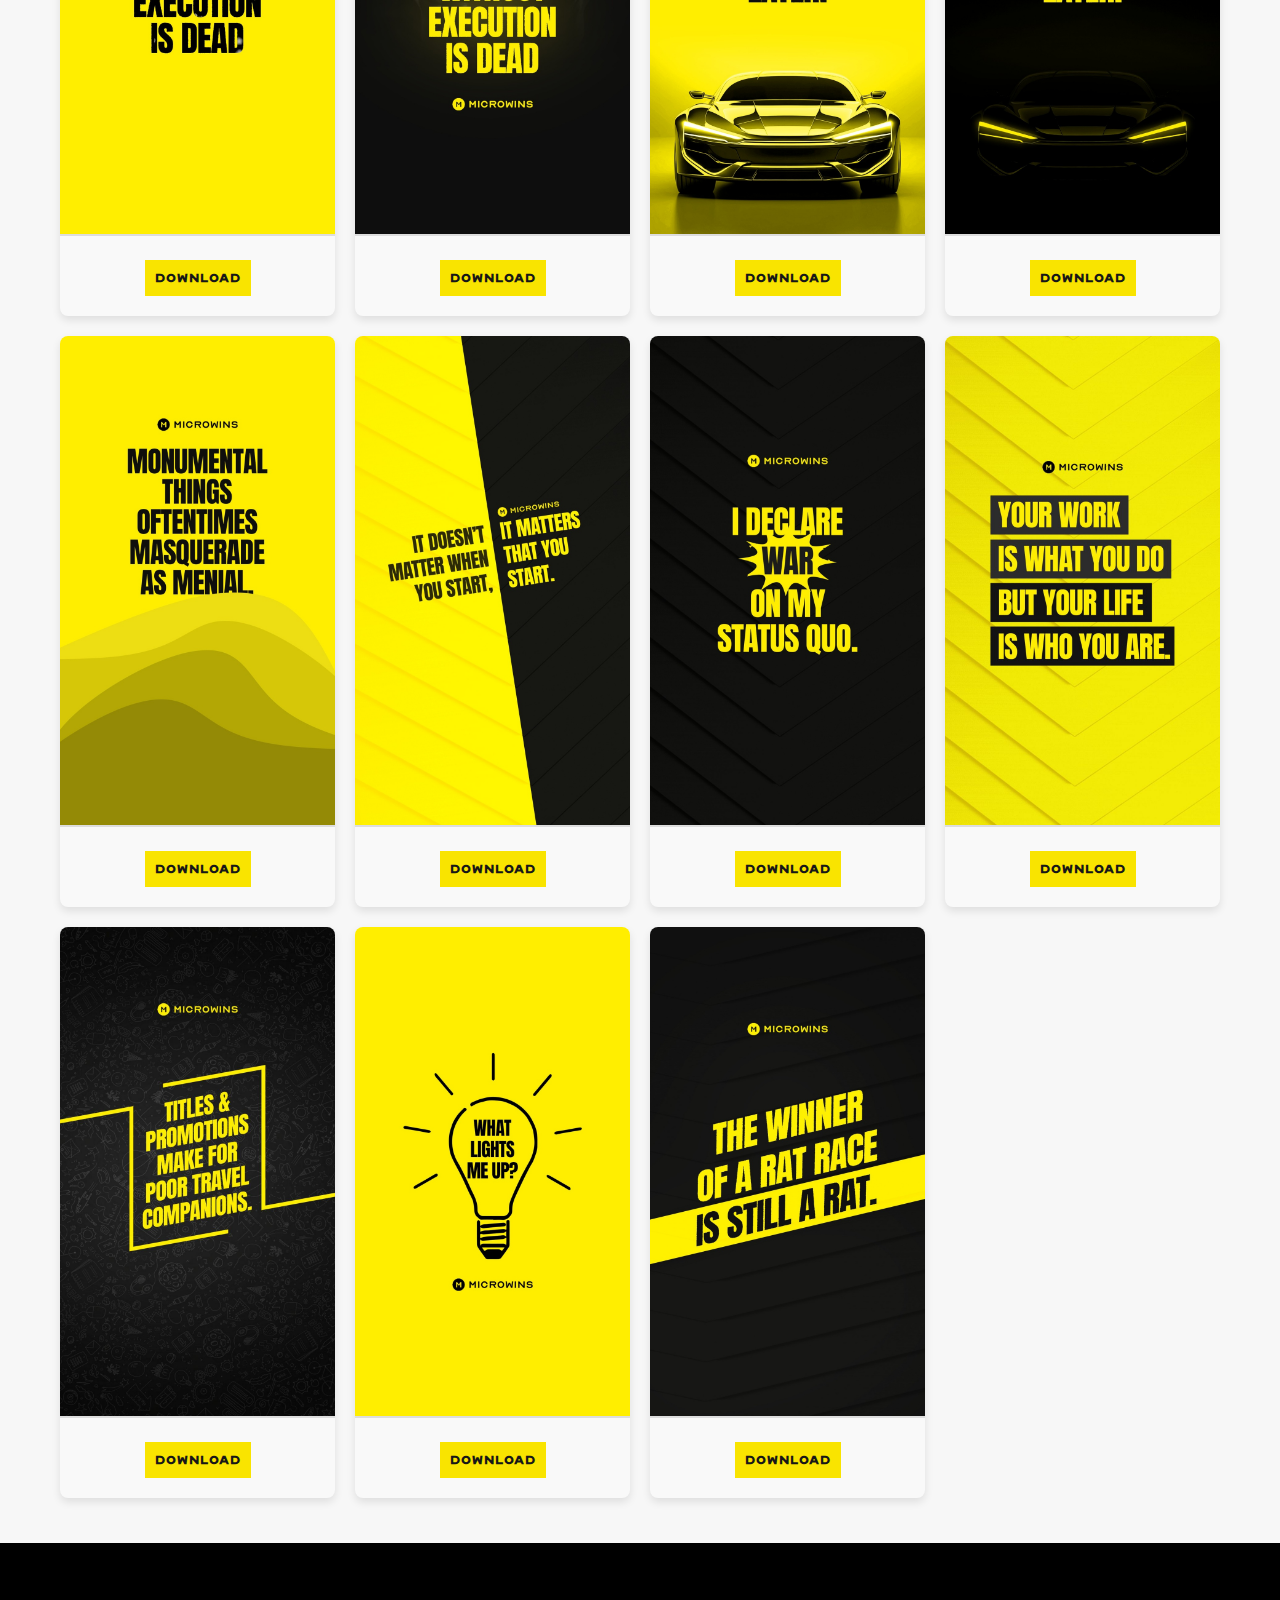
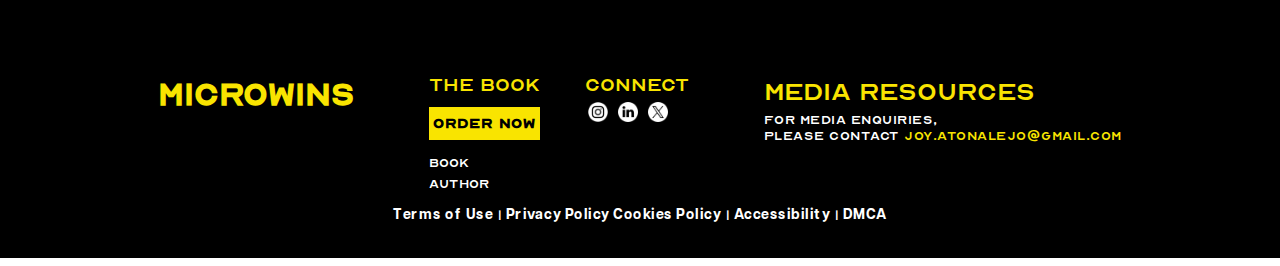
<file: wallpapers.html>
<!DOCTYPE html>
<html lang="en">
<head>
    <meta charset="UTF-8">
    <meta name="viewport" content="width=device-width, initial-scale=1.0">
    <title>MICROWINS | RESOURCES</title>

    <link rel="icon" href="icons/letter-m.png" type="icon/png">
    <link rel="preconnect" href="https://fonts.googleapis.com">
    <link rel="preconnect" href="https://fonts.gstatic.com" crossorigin>
    <link href="https://fonts.googleapis.com/css2?family=Poppins:ital,wght@0,100;0,200;0,300;0,
    400;0,500;0,600;0,700;0,800;0,900;1,100;1,200;1,300;1,400;1,500;1,600;1,700;1,800;1,900&display=swap" rel="stylesheet">
    <link rel="stylesheet" href="https://fonts.googleapis.com/css2?family=Material+Symbols+Outlined:opsz,wght,FILL,GRAD@24,700,0,0" />

    <link rel="stylesheet" href="https://fonts.googleapis.com/css2?family=Material+Symbols+Outlined:opsz,wght,FILL,GRAD@24,800,0,0" />
    <link rel="stylesheet" href="https://fonts.googleapis.com/css2?family=Material+Symbols+Outlined:opsz,wght,FILL,GRAD@24,800,0,0" />
 


    <link rel="stylesheet" href="style/style.css">
    <link rel="stylesheet" href="style/r-style.css">
    <link rel="stylesheet" href="style/substyle.css">
</head>
<body>
    <section class="land-section sub-home" id="home">
        <div class="menu">
            <div class="big-menu">
                <!-- <img src="" alt="logo"> -->
                 <h3>MICROWINS</h3>
                <div class="menu-cta">
                    <ul>
                        <li><a href="index.html">HOME</a></li>
                        <li><a href="index.html#book_b">BOOK</a></li>
                        <li><a href="index.html#DKR">AUTHOR</a></li>
                        <li><a href="resources.html">RESOURCES</a></li>
                        <button class="ordernow-cta" id="ordercta1">ORDER NOW</button>
                    </ul>
                    
                </div>
            </div>

            <!-- <img src="" class="image" alt="menu"> -->
            <div class="menu-icon" onclick="toggleMenu()">
            <div class="bar"></div>
            <div class="bar"></div>
            <div class="bar"></div>
            </div>
        
         <div class="small-menu">
            <div class="head">
                <h3>MICROWINS</h3>
                <button class="close-btn" onclick="closeMenu()"><span class="material-symbols-outlined">
                    close
                    </span></button>
            </div>

            <ul>
                <li><a href="index.html">HOME</a></li>
                <li><a href="index.html#book_b">BOOK</a></li>
                <li><a href="index.html#DKR">AUTHOR</a></li>
                <li><a href="resources.html">RESOURCES</a></li>
                <!-- <li><a href="#ordercta1" id="ordercta1">ORDER NOW</a></li> -->
            </ul>
        </div>
        <div class="overlay"></div>

        <button class="ordernow-cta resize-order" id="ordercta">ORDER NOW</button>
        </div>

        <div class="ctas fade-in">
         </div>

         <div class="resource-writeups fade-in" id="sub-write">
            <h1>WALLPAPERS</h1>
         </div>

         <div id="blur-overlay" class="hidden"></div>
         <div id="menu" class="hidden">
            <div class="menu-content">
                

                <h2>GET YOUR COPY TODAY</h2>
                <h3>CHOOSE YOUR PREFERRED STORE</h3>
                <p>You will be redirected from this website</p>
                <ul class="grid-container">
                    <li>
                        <a href="https://bit.ly/Microwins" target="_blank" class="logo3">
                        <img src="icons/amazon-kindle-colour.png" alt="Logo 3">
                        </a>
                    </li>
                    <li>
                        <a href="https://bit.ly/MicrowinsBarnesandNoble" target="_blank" class="logo2">
                        <img src="icons/barnes-noble-logo-colored.png" alt="Logo 2">
                        </a>
                    </li>
                    <li>
                        <a href=" https://bit.ly/MicrowinsBookshop" target="_blank" class="logo1">
                            <img src="icons/BookShop logo.png" alt="Logo 1">
                        </a>
                    </li>
                    <li>
                        <a href="https://bit.ly/MicrowinsBAM" target="_blank" class="logo4 left">
                            <img src="icons/Books-A-Million_logo.png" alt="Logo 4">
                        </a>
                    </li>
                    <li class="center">      
                    <p> BULK ORDERS:</p>
                        <a href=" https://bit.ly/MicrowinsPorchlight" target="_blank" class="logo4 left">
                            <img src="icons/brand-logo--footer.png" alt="Logo 5">
                        </a>
                  
                    </li>
                </ul>
                <span id="close-menu">GO BACK</span>
            </div>
        </div>
     
        

    </section>

<section class="print-display">
    

    <div class="glossary fade-in">

        <div class="book-ad">
            <img src="RESOURCE -MICROWINS/phone mock.png" alt="">  
        </div>
    <div class="ad-writeup">
        <h1>MICROWINS | INTENTION WITHOUT EXECUTION IS DEAD</h1>

            <button class="download"><a href="RESOURCE -MICROWINS/WALLPAPERS/Microwins_DKR_Wallpaper_0.png" download="RESOURCE -MICROWINS/WALLPAPERS/Microwins_DKR_Wallpaper_0.png">Download</a></button>
    </div>

    </div>


</section>


<section class="other-downloads">
    <p>MORE ARTWORKS</p>

    <div class="download-grid">
        <div class="download-item">
            <img src="RESOURCE -MICROWINS/WALLPAPERS/THUMBNAILS_WALLPAPERS/Microwins_DKR_Wallpaper_0.jpeg" alt="Image 0" class="image">
            <button class="download-btn" data-filepath="RESOURCE -MICROWINS/WALLPAPERS/Microwins_DKR_Wallpaper_0.png">Download</button>
        </div>
        <div class="download-item">
            <img src="RESOURCE -MICROWINS/WALLPAPERS/THUMBNAILS_WALLPAPERS/Microwins_DKR_Wallpaper_1.jpeg" alt="Image 1" class="image">
            <button class="download-btn" data-filepath="RESOURCE -MICROWINS/WALLPAPERS/Microwins_DKR_Wallpaper_1.png">Download</button>
        </div>
        <div class="download-item">
            <img src="RESOURCE -MICROWINS/WALLPAPERS/THUMBNAILS_WALLPAPERS/Microwins_DKR_Wallpaper_2.jpeg" alt="Image 2" class="image">
            <button class="download-btn" data-filepath="RESOURCE -MICROWINS/WALLPAPERS/Microwins_DKR_Wallpaper_2.png">Download</button>
        </div>
        <div class="download-item">
            <img src="RESOURCE -MICROWINS/WALLPAPERS/THUMBNAILS_WALLPAPERS/Microwins_DKR_Wallpaper_3.jpeg" alt="Image 3" class="image">
            <button class="download-btn" data-filepath="RESOURCE -MICROWINS/WALLPAPERS/Microwins_DKR_Wallpaper_3.png">Download</button>
        </div>
        <div class="download-item">
            <img src="RESOURCE -MICROWINS/WALLPAPERS/THUMBNAILS_WALLPAPERS/Microwins_DKR_Wallpaper_4.jpeg" alt="Image 4" class="image">
            <button class="download-btn" data-filepath="RESOURCE -MICROWINS/WALLPAPERS/Microwins_DKR_Wallpaper_4.png">Download</button>
        </div>
        <div class="download-item">
            <img src="RESOURCE -MICROWINS/WALLPAPERS/THUMBNAILS_WALLPAPERS/Microwins_DKR_Wallpaper_5.jpeg" alt="Image 5" class="image">
            <button class="download-btn" data-filepath="RESOURCE -MICROWINS/WALLPAPERS/Microwins_DKR_Wallpaper_5.png">Download</button>
        </div>
        <div class="download-item">
            <img src="RESOURCE -MICROWINS/WALLPAPERS/THUMBNAILS_WALLPAPERS/Microwins_DKR_Wallpaper_6.jpeg" alt="Image 6" class="image">
            <button class="download-btn" data-filepath="RESOURCE -MICROWINS/WALLPAPERS/Microwins_DKR_Wallpaper_6.png">Download</button>
        </div>
        <div class="download-item">
            <img src="RESOURCE -MICROWINS/WALLPAPERS/THUMBNAILS_WALLPAPERS/Microwins_DKR_Wallpaper_7.jpeg" alt="Image 7" class="image">
            <button class="download-btn" data-filepath="RESOURCE -MICROWINS/WALLPAPERS/Microwins_DKR_Wallpaper_7.png">Download</button>
        </div>
        <div class="download-item">
            <img src="RESOURCE -MICROWINS/WALLPAPERS/THUMBNAILS_WALLPAPERS/Microwins_DKR_Wallpaper_8.jpeg" alt="Image 8" class="image">
            <button class="download-btn" data-filepath="RESOURCE -MICROWINS/WALLPAPERS/Microwins_DKR_Wallpaper_8.png">Download</button>
        </div>
        <div class="download-item">
            <img src="RESOURCE -MICROWINS/WALLPAPERS/THUMBNAILS_WALLPAPERS/Microwins_DKR_Wallpaper_9.jpeg" alt="Image 9" class="image">
            <button class="download-btn" data-filepath="RESOURCE -MICROWINS/WALLPAPERS/Microwins_DKR_Wallpaper_9.png">Download</button>
        </div>
        <div class="download-item">
            <img src="RESOURCE -MICROWINS/WALLPAPERS/THUMBNAILS_WALLPAPERS/Microwins_DKR_Wallpaper_10.jpeg" alt="Image 10" class="image">
            <button class="download-btn" data-filepath="RESOURCE -MICROWINS/WALLPAPERS/Microwins_DKR_Wallpaper_10.png">Download</button>
        </div>
    </div>


</section>











    <footer>
        <div class="hero">
            
            <h1>MICROWINS</h1>
            <div class="mid">
                <div class="the-book">
                    <h4>THE BOOK</h4>
                    <div class="foot-menu">
                        <!-- <a href="#about-DKR">ABOUT</a> -->
                        <button class="ordernow-cta" id="ordercta3" style="padding-left: 4px; padding-right: 4px; margin-top: 10px; margin-bottom: 10px;">ORDER NOW</button>
                        <a href="#book_b">BOOK</a>
                        
                        <a href="#DKR">AUTHOR</a>
                    </div>
                </div>
                <div class="connect">
                    <h4>CONNECT</h4>
                    <a href="https://www.instagram.com/coachdkr?utm_source=ig_web_button_share_sheet&igsh=ZDNlZDc0MzIxNw== " target="_blank"><img src="icons/instagram.png"></a>
                    <a href="https://www.linkedin.com/in/daronkroberts?utm_source=share&utm_campaign=share_via&utm_content=profile&utm_medium=android_app" target="_blank"><img src="icons/linkedin.png"></a>
                    <a href="https://x.com/CoachDKR?t=8BwRhPyFvR8Rs7nH7h9sPQ&s=09" target="_blank"><img src="icons/x.png"></a>
                </div>
            </div>
            <div class="last">
                <h2>MEDIA RESOURCES</h2>
                <h6>FOR MEDIA ENQUIRIES, <br> PLEASE CONTACT <a href="mailto:joy.atonalejo@gmail.com" target="_blank">joy.atonalejo@gmail.com</a></h6>   
            </div>
    
         
        </div>
       
        <p><a href="#">Terms of Use</a> | <a href="#">Privacy Policy</a><br><a href="#"> Cookies Policy</a> | <a href="#">Accessibility</a> | <a href="#">DMCA</a></p>
    </footer>
    
    
    
    
    <script src="script/script.js" defer></script>
        <script src="script/animate.js" defer></script>
        <script src="script/fadein.js" defer></script>
        <script src="script/readmore.js" defer></script>
        <script src="script/carousel.js" defer></script>
        <script src="/script/scriptcarousel.js" defer></script>
        <script src="/script/popup.js"></script>
            <script src="/script/download.js"></script>
    
    
    
    
        <script>
            document.getElementById('subscriptionForm').addEventListener('submit', function(event) {
                event.preventDefault();
                const email = document.getElementById('email').value;
                
                if (email) {
                    // Simulate email submission (e.g., send to server here)
                    // alert('Subscription successful!');
        
                    // Show the modal
                    document.getElementById('myModal').style.display = 'flex';
                } else {
                    // alert('Please enter a valid email address.');
                }
            });
        
            document.getElementById('downloadButton').addEventListener('click', function() {
                // Create a link element and trigger download
                const link = document.createElement('a');
                link.href = 'path/to/your.pdf'; // Replace with the actual path to your PDF file
                link.download = 'yourfile.pdf';
                document.body.appendChild(link);
                link.click();
                document.body.removeChild(link);
        
                // Close the modal
                document.getElementById('myModal').style.display = 'none';
            });
        
            // Close the modal if the user clicks outside of it
            window.onclick = function(event) {
                const modal = document.getElementById('myModal');
                if (event.target == modal) {
                    modal.style.display = 'none';
                }
            }
        </script>

    </body>
    </html>
</file>
<file: style/style.css>
@font-face {
    font-family: 'Articulat CF Normal';
    src: url('subset-ArticulatCF-Normal.woff2') format('woff2'),
        url('subset-ArticulatCF-Normal.woff') format('woff');
        /* src: url(/ArticulatCF-Normal.otf); */
    font-weight: normal;
    font-style: normal;
    font-display: optional;
}

@font-face {
    font-family: 'Articulat CF';
    src: url('subset-ArticulatCF-Bold.woff2') format('woff2'),
        url('subset-ArticulatCF-Bold.woff') format('woff');
    font-weight: bold;
    font-style: normal;
    font-display: optional;
}

@font-face {
    font-family:'Optician Sans';
    src: url('subset-OpticianSans-Regular.woff2') format('woff2'),
        url('subset-OpticianSans-Regular.woff') format('woff');
    /* src: url(/Optician-Sans.otf); */
    font-weight: normal;
    font-style: normal;
    font-display: optional;
}

*{
    padding: 0;
    margin: 0;
    box-sizing: border-box;
    color: white;
    font-family: 'Optician Sans';
    
    
}

body{
    overflow-x: hidden;
    
}
html{
    scroll-behavior: smooth;
}


.land-section{
    padding: 35px 35px 45px;
    height: 100vh;
    background-image:  linear-gradient(to bottom,rgba(5, 5, 4, 0.828), rgba(94, 88, 7, 0.19)), url(/images/land-bg.png);
    background-position: center;
    background-size: cover;
    background-repeat: no-repeat;
    display: flex;
    flex-direction: column;
    justify-content: space-between;
    align-items: center;
    text-align: center;
}


.main-land h3{
    font-size: 20px;
    font-family: 'Articulat CF Normal';
    color: #fff;
    font-weight: 400;
    font-style: italic;
}

.main-in{
    display: flex;
    gap: 50px;
    justify-content: space-between;
    width: 100%;
    /* max-width: 1200px; */
    align-items: center;
    height: 70vh;
}

.book-mock{
    flex: 1;
    max-width: 700px;
    width: auto;
}

.book-mock img{
    width: 100%;
    height: auto;
}

.writeups .right-side{
    text-align: left;
    flex: 1;
    display: flex;
    flex-direction: column;
    /* align-items: center; */
    justify-content: center;
}

.writeups .right-side p{
    text-transform: uppercase;
    font-size: 25px;
    letter-spacing: .5px;
    line-height: 30px;
    
}

.publisher{
    margin-top: 15px;
    display: flex;
    /* justify-content: center; */
    align-items: center;
    text-align: left;
}

.publisher img{
    width: 150px;
}


.writeups .right-side .publisher p{
    font-family: 'Articulat CF';
    font-size: 13px;
}

.writeups h1{
    font-size:10rem;
    font-weight: 400;
    color:  rgb(249, 228, 0);
    /* margin-top: 15rem; */
    margin-left: -15px;
    font-family: 'Optician Sans';
    /* line-height: 8rem; */
}

@media (max-width: 1024px) {
    .writeups h1{
      font-size: 8rem; /* Adjust font size for medium screens */
    }

    .writeups .right-side p{
        font-size: 20px;
    }

}

@media (max-width: 950px) {
    .main-in{
        flex-direction: column;
    }
    .book-mock{
        order: 2;
        max-width: 450px;
    }

    .writeups .right-side{
        align-items: center;
        text-align: center;
    }

}
















.land-section .menu{
    display: flex;
    width: 100%;
    justify-content: space-between;
    align-items: center;
}

.big-menu{
    width: 100%;
    display: flex;
    justify-content: space-between;
}

.big-menu h3{
    color:rgb(249, 228, 0)  ;
    cursor: pointer;
    font-size: 25pt;
}
.menu-cta ul{
    display: inline-flex;
    justify-content: center;
    align-items: center;
    gap: 50px;
   
}

.menu-cta ul li{
    text-decoration: none;
    list-style: none;
    
}

.menu-cta ul li a{
    text-decoration: none;
    letter-spacing: 1px;
    color:rgb(249, 228, 0) ; 
    font-weight: 500;
    font-size: 20px;
}

.menu-icon{
    width: 28px;
    height: 25px;
   display: flex;
   flex-direction: column;
    justify-content: space-evenly;
    gap: 2px;
    cursor: pointer;
    }

    .bar{
        background-color:rgb(249, 228, 0);
        width: 100%;
        height: 3px;
        margin-bottom: 2px;
        border-radius: 0.5px;
       
    }
    .overlay {
        position: fixed;
        top: 0;
        left: 0;
        width: 100%;
        height: 100vh;
        background: rgba(0, 0, 0, 0.804);
        visibility: hidden;
        transition: opacity 0.3s ease, visibility 0.3s ease;
        z-index: 999; /* Ensure the overlay is on top of other content */
    }

    .overlay.active {
        display: block;
        opacity: 1;
        visibility: visible;
    }

    .small-menu{
        position: fixed;
        top: 0;
        left: -75%;
        width: 65%;
        height: 100%;
        background-color:rgb(249, 228, 0) ;
        transition: left 0.6s ease;
        z-index: 1000;
        padding: 25px 10px 25px;
        }
    .small-menu ul{
    list-style: none;
    padding: 0;
    margin: 50px 20px 20px 30px;
    }

    .head{
        display: flex;
        margin: 30px 20px 0px 30px;
        /* gap: 5rem; */
        justify-content: space-between;
    }

    .head h3{
    font-size: 22px;
    margin: 0;
    padding: 0;
    }

    .small-menu ul li{
    margin-top: 10px;
    text-align: left;
     }

    .small-menu ul li a{
        text-decoration: none;
        color: #000;
        font-size: 28px;
        font-weight: 700;
    }

    .small-menu.active{
        left: 0;
    }

    /* .overlay.active {
        display: block;
    } */

    .no-scroll {
        overflow: hidden;
    }


button{
    cursor: pointer;
    font-weight: bold;
    background-color: rgb(249, 228, 0);
    color: black;
    border: none;
    outline: none;
    letter-spacing: 1px;
    font-size: 18px;
    
}

.ordernow-cta{
    padding: 7px 15px;
    /* margin-top: 10px; */

    }

   .resize-order{
    display: none;
    }

.writeups{
    margin-top: 8rem;
    /* align-items: center; */
    /* text-align: center; */
    margin-bottom: 35px;
}



.ctas{
    display: flex;
    margin-bottom: 20em;
    gap: 20px;
}

.ctas div{
    align-items: center;
    text-align: center;
}
.order-cta, .access-cta{
    font-size: 17px;
}

.order-cta{
    padding: 20px 25px;  
    border: 2px solid rgb(249, 228, 0);
    transition: all ease .8s;

}

.access-cta{
    padding: 20px 28px;  
    background-color: transparent;
    color: #fff;
    border: 2px solid #fff;
    transition: all ease .8s;
 }
 .access-cta:hover{
    background-color: rgb(255, 255, 255);
    color: #000;
    /* border: none; */
 } 

 .order-cta:hover{
    background-color: transparent;
    color: rgb(249, 228, 0);
 }


/* /////////////////////////////fade ins///////////////////// */

.fade-in {
    opacity: 0;
    transform: translateY(100px);
    transition: opacity 0.6s ease-out, transform 0.6s ease-out;
}

.fade-in.visible {
    opacity: 1;
    transform: translateY(0);
}

/* /////////////////////////menu popup//////////////// */

/* body.inactive {
    filter: blur(5px);
    pointer-events: none;
    user-select: none;
} */

#menu{
    position: fixed;
    top: 50%;
    left: 50%;
    transform: translate(-50%, -50%);
    width: 700px;
    min-height: 400px;
    height: auto;
    background-color: rgb(255, 255, 255);
    z-index: 1000;
    border-radius: 25px;
    transition: opacity 0.3s ease;
    padding: 30px 0;
}
 
.hidden {
    display: none;
    opacity: 0;
}

.menu-content {
    /* background-color: #fff; */
    height: 100%;
    padding: 20px 0;
    text-align: center;
    display: flex;
    flex-direction: column;
    align-items: center;
    justify-content: center;
    /* background-color: #0bb457; */
    z-index: 1001;
    gap: 15px;
    text-align: center;
}

.menu-content h2{
    font-size: 3rem;
    font-weight: 500;
    background-color: black;
    width: 100%;
    padding: 6px 2px;
  
}

.menu-content h3{
    font-weight: 700;
    width: 100%;
    font-size: 1.5rem;
}

.menu-content p{
color: #707070;
font-size: 14px;
font-family: "Articulat CF";
letter-spacing: 1px;
}

#close-menu {
    /* position: absolute; */
    top: 10px;
    right: 10px;
    font-size: 17px;
    cursor: pointer;
    background-color:rgb(249, 228, 0) ;
    padding: 15px 30px;
    font-size: 18px;
    font-weight: 700;
}

#menu ul {
    list-style: none;
    padding: 0;
}

.grid-container {
    display: grid;
    grid-template-columns: repeat(2, 1fr); /* 2 equal columns */
    gap: 15px; /* Gap between the grid items */
    justify-content: center;
    align-items: center;
    text-align: center;
}

/* Center the fifth item */
.center {
    grid-column: 1 / span 2; /* Span across both columns */
    justify-self: center;    /* Center the item horizontally */
    width: 100%; 
    display: flex; 
    justify-content: center;
    align-items: center;
    gap: 5px;
}
.center p{
    color: #000;
}


#menu li {
    margin: 10px 0;

}


#menu li img{
    color: rgb(166, 166, 166);
    max-width: 140px;
}
#menu a {
    text-decoration: none;
    color: #333;
}

/* Overlay for blurring background */
/* #menu::before {
    content: '';
    position: fixed;
    top: 0;
    left: 0;
    width: 100%;
    height: 100%;
    background: rgba(0, 0, 0, 0.5);
    backdrop-filter: blur(5px);
    z-index: 1000;
} */
#blur-overlay {
    position: fixed;
    top: 0;
    left: 0;
    width: 100%;
    height: 100%;
    background: rgba(0, 0, 0, 0.5);
    backdrop-filter: blur(5px);
    z-index: 999;
    transition: opacity 0.3s ease;
}



/* //////////////////////////menu popup end /////////////// */

/* //////////////////////////About Section/////////////////// */


.about{
    /* align-items: center;
    text-align: center; */
    /* padding-top: 35px; */
    color: #000;
    display: flex;
    flex-direction: column;
    position: relative;
    min-height: 80vh;
    height: auto;
    display: none;
}

.color-block{
    flex: 1;
    flex-direction: column; 
    align-items: center;
    width: 100%;
    position: relative;
   }

.color-block1{
    background-color: #fff;
    padding: 5rem 15px 15px;
    padding-bottom: 15rem;
    width: 100%;
    display: flex;
    justify-content: center;
    flex-direction: column;
    align-items: center;
    text-align: center;
    
    
}
.color-block2{
    background-color:  rgb(249, 228, 0);
    display: flex;
    justify-content: center;
    align-items: center;
    padding-top: 10rem;
    padding-bottom: 5rem
 };

 .color-block p, h3{
    position: absolute;
    top: 0%;
    left: 50%;
    /* transform: translate(-50%, -50%); */
  
 }
 
 .color-block1 p{
    font-family: Articulat CF, sans-serif;
    width:90%;
    font-size: 17px;
    letter-spacing: .5px;
    /* padding: 0; */
 }
 .about p, h3{
    
    color: #000;
    text-align: center;
    padding: 0 10px;
    }

    .about h3{
      font-size: 3rem;
        margin-bottom: 25px;
    }
.about p{
    margin-bottom: 20px;
    line-height: 25px;
    
    /* font-size: 14px; */
    }  
    
    
.more-text {
        font-family: Articulat CF, sans-serif;
        display: none;
    }
span{
    
    color: #000;
}
 
.color-block1 a{
    text-decoration: none;
    color: #000;
    text-align: center;
    font-weight: bold;
    
    }



.writeups-2{
align-items: center;
text-align: center;
justify-content: center;
padding: 20px 50px 10px;
width: 100%;
}

.writeups-2 h2{
    color: #000;
    font-size:60px;
    font-weight: 500;
    font-weight: 700;
}

.writeups-2 p{
    font-size: 18px;
    letter-spacing: .5px;
    line-height: 19px;
    font-weight: 600;
    color: #000;
    text-transform: uppercase;
    text-align: center;
    align-items: center;
    padding: 0 50px;

}

.overlap-image, .overlap-image2{
    position: absolute;
    max-width: 30rem;
}


 .overlap-image{
    /* top: 73%; */
    bottom: 0%;
    left: 15%;
    transform: translate( -50%);
    /* z-index: 10; */

 }

 .overlap-image2{
    /* top: 73%; */
    bottom: 0;
    left: 85%;
    transform: translate(-50%);
    /* z-index: 10; */
    

 }


 

/* ///////////////////////////////end of about section/////////////////// */

/* ////////////////////////////////////Author talk///////////////////////// */

.author-talk{
    /* height: 100vh; */
    min-height: 100vh;
    height: auto;
    background-image: url(/images/concrete-wall-scratched-material-background-texture-concept\ copy\ 2.png);
    background-attachment: fixed;
    background-size: cover; 
    background-repeat: no-repeat; 
    background-position: center;
    display: flex;
    flex-direction: column;
    align-items: center;
    text-align: center;
    padding: 100px 0 50px 50px ;
    position: relative;
    overflow: hidden;
    width: 100%;
}

.author-talk h3{
    color: black;
    font-size: 55px;
    line-height: 65px;
    font-weight: 400;
    margin-bottom: 100px;
    margin-left: 20px;
    margin-right: 20px;
    letter-spacing: 1px;
}

.sub-section{
    width: 100%;
    display: flex;
    text-align: left;
    /* overflow: hidden; */
}


.sub-section .imagee{
    position:absolute;
    left: 90%;
    bottom: -10%;
    transform: translate(-50%);
}
.sub-section img{
       width: 85rem;
}

.sub-writeup{
    width: 65%;
    margin-top: 1rem;
    color: #000;
    /* margin-left: 70px; */
    
}

.sub-writeup p, .sub-writeup span {
    font-family:'Articulat CF Normal';
    font-size: 18px;
    color: #000;
    line-height: 30px;
}

.sub-writeup span, .instru {
    font-weight: bold;
    font-style: italic;
}
.sub-writeup .inspan{
    font-style: normal;
}
.sub-writeup img{
    /* left: 50%; */
position: relative;
width: 15px;
}

@media  (max-width:1500px) {

    .sub-section img{
        width: 75rem;
 }

 .sub-writeup img{
    width: 15px;
 }
}

@media (max-width: 1024px) {
    .sub-writeup{
        width: 60%;
        margin-top: 4rem;
        /* margin-left: 25px; */
        padding-bottom: 25px;
        /* gap: 25px; */
    }   

}



/* //////////////////////////////////////end of author talk//////////////////////// */

/* /////////////////////////////sneak-peak////////////////// */
.sneak-peak{
    min-height: 10vh;
    height: auto;
    justify-content: center;
    align-items: center;
    text-align: center;
    padding: 25px;
    background-color: rgb(249, 228, 0);
}

.sneak-peak h3{
    color: #000;
    letter-spacing: 1px;
    font-size: 55px;
    font-weight: 400;
    line-height: 65px;
}



/* ////////////////////////////////end sneak peak/////////// */

/* //////////////////pdf-reader//////////////////// */
.pdf-reader{
    display: flex;
    text-align: center;
    justify-content: center;
    align-items: center;
}

/* ////////////////////////end of PDF//////////////////// */


/* ////////////////////////////gallery////////////////////////// */

.gallery {
    display: grid;
    grid-template-columns: repeat(3, 1fr);
    gap: 20px;
    padding: 50px;
  }
  .gallery div {
    background-color: rgb(249, 228, 0);
    display: flex;
    align-items: center;
    justify-content: center;
    overflow: hidden;
    padding-top: 3rem;
    
    
  }
  .gallery img {
    max-width: 100%;
    height: auto;
    transition: transform  0.5s ease-in-out;
  }
  .gallery img:hover {
    transform: scale(1.05); /* Zooms the image on hover */
  }



  /* .gallery #last-image{
    max-width: 150%;
    height: auto;
  } */

/* /////////////////////////////////end of gallery///////////// */



/* ///////////////////moving text and logo///////////////// */


.moving-text-container {
    position: relative;
    width: 100%;
    height: 6vh;
    background-color: #000000;
    display: flex;
    align-items: center;
    overflow: hidden;
}

.moving-text-wrapper {
    display: flex;
    justify-content: center;
    white-space: nowrap;
    animation: moveText 20s linear infinite;
    padding-top: 5px;
    
}

.moving-text {
    font-size: 2.5rem;
    text-transform: uppercase;
    font-weight: bold;
    color: rgb(249, 228, 0);
    padding-right: 2rem; /* Adjust spacing between the repeated text */
}

@keyframes moveText {
    0% {
        transform: translateX(0);
    }
    100% {
        transform: translateX(-50%);
    }
}

/* ///////////////////////////////////// */
.moving-logo-container {
    /* position: relative; */
    width: 100%;
    min-height: 25vh;
    height: auto;
    background-color: #fff;
    display: flex;
    align-items: center;
    overflow: hidden;
    justify-content: center;
    padding: 20px;
 
}

.moving-logo-wrapper {
    /* display: flex; */
    display: none;
    white-space: nowrap;
    animation: moveLogos 40s linear infinite;
}

.buy-logo{
    min-height: 25vh;
    height: auto;
    padding: 15px;
    display: flex;
    flex-direction: column;
    justify-content: center;
    align-items: center;
}

.logo-grid {
    display: flex;
    flex-direction: column;
    /* grid-template-columns: repeat(3, 1fr);
    grid-template-rows: auto auto; */
    gap: 25px;
    width: 100%;
    /* max-width: 1500px; */
    justify-content: center;
    align-items: center;
    text-align: center;
}

.logo-grid a {
    display: block;
    text-align: center;
}
.logo-grid img {
    width: 180px;
    height: auto;
    /* border: 1px solid red; */
    /* padding: 10px; */
    box-sizing: border-box;

}

.logo-grid .bam{
    width: 100px;
}

.first-level, .second-level{
    display: flex;
    /* flex-direction: column; */
    justify-content: center;
    align-items: center;
    
    /* gap: 55px; */
    /* padding-inline:clamp(2rem,4vw, 9rem); */
}

.first-level a, .second-level a{
    padding-inline:clamp(1.5rem,40vw, 1rem);
    
}
.second-level p{
    color: #000;
    font-family: 'Articulat CF Normal';
}


.logo {
    height: 50px;
    padding-right: 2rem; /* Adjust spacing between the logos */
}

@keyframes moveLogos {
    0% {
        transform: translateX(0);
    }
    100% {
        transform: translateX(-50%);
    }

}
/* /////////////////end of moving text and logo/////////////////////  */

/* ////////////////////////order now section /////////////////// */

.ordernow-section{
    height: 5vh;
    width: 100%;
    align-items: center;
    text-align: center;
    z-index: 1;
    background-color: rgb(255, 255, 255);
    padding: 0;
}
.ordernow-cta2{
    height: 100%;
    width: 220px;
    padding: 7px 15px;
    letter-spacing: 2px;
    border: 2px solid rgb(249, 228, 0);
    border-bottom: none;
    transition: all ease .3s;
    margin: 0;
    }

    .ordernow-cta2:hover{
        background-color: transparent;
        color: rgb(0, 0, 0);
        border: 2px solid rgb(0, 0, 0);
        border-bottom: none;
     }

/* ////////////////////////order now section ends /////////////////// */


/* /////////////////////////download section////////////////////// */
.download-section{
    min-height: 45vh;
    height: auto;
    width: 100%;
    background-color: #000;
    display: flex;
    flex-direction: column;
    justify-content: center;
    align-items: center;
    text-align: center;
    padding: 25px;
}

.writeups3{
    margin-bottom: 25px;
}
.writeups3 h1 br{
    display: none;
}

.download-section h1{
font-size: 40px;
line-height: 45px;
}

.download-section p{
    text-transform: uppercase;
    font-size: 14px;
    line-height: 18px;
    letter-spacing: .5px;
}

.writeups3 p{
    margin-top: 20px;
    font-size: 18px;
}

.writeups3 p br{
    display: none;
}

.download-section .yellow-color{
    color: rgb(249, 228, 0);
}
.form{
    height: 30%;
}

form{
    height: 100%;
    display: flex;
    flex-direction: column;
    justify-content: space-around;
    align-items: center;
    font-size: 14px;
    width: 1200px;
}

.email{
    display: flex;
    width: 100%;
    align-items: center;
    justify-content: center;
    text-align: center;
    }
    .email label{
        letter-spacing: .5px;
    }

input{
    background-color: none;
    background-color: #000;
    border: none;
    outline: none;
    margin-left: 10px;
    border-bottom: 2px solid;
    width: 40%;
}
form .consent{
    font-size: 12px;
    text-transform: none;
    color: rgb(143, 143, 143);
    margin-top: 20px;
    
}

.download-cta{
    text-align: center;
    padding: 15px 5px;
    width: 220px;
    margin-top: 30px;
    }

/* ////////////////////////////PDF POP UP//////////////////////// */
    .modal {
        display: none;
        position: fixed;
        z-index: 1;
        left: 0;
        top: 0;
        width: 100%;
        height: 100%;
        overflow: auto;
        background-color: rgba(0, 0, 0, 0.5);
        justify-content: center;
        align-items: center;
    }
    .modal-content {
        background-color: rgb(255, 255, 255);
        height: 25vh;
        /* height: auto; */
        display: flex;
        flex-direction: column;
        justify-content: center;
        align-items: center;
        padding: 0 0 30px;
        border-radius: 10px;
        box-shadow: 0 0 10px rgba(0, 0, 0, 0.1);
    }
.modal-content img{
   position: relative;
   width: 100px;
   top: -10%; 
}
    .modal-content h2{
        background-color: #000;
        padding: 10px;
        margin-bottom: 5px;
        letter-spacing: .5px;
        font-size: 2rem;
    }
    .modal-content button {
        margin-top: 10px;
        margin-bottom: 15px;
        padding: 20px;
        background-color: rgb(249, 228, 0);
        color: rgb(0, 0, 0);
        border: none;
        /* border-radius: 4px; */
        cursor: pointer;
        transition: all ease 0.5s;
    }
    .modal-content button:hover {
        background-color: rgb(239, 212, 31);
    }

/* ////////////////////////////PDF POP UP ends //////////////////////// */


/* //////////////////////download section ends///////////////// */


/* ////////////////////////////author-section////////////////////// */

.author-section{
    min-height: 45vh;
    height: auto;
    display: flex;
    flex-direction: column;
    justify-content: center;
    align-items: center;
    padding:50px 25px;
}

.writeups4{
    align-items: center;
    text-align: center;
    width: 90%;
}

.writeups4 h3{
    margin-bottom: 15px;
    letter-spacing: 1px;
    font-size: 55px;
    line-height: 65px;
    font-weight: 400;
}

.writeups4 p{
     font-family: 'Articulat CF Normal';
    color: #000;
    padding: 10px;
    line-height: 30px;
    letter-spacing: .5px;
    font-size: 18px;
}

.more-writeups{
    font-family: Articulat CF;
}

.dotts{
    display: none;
}

.learn-more-cta{
    text-decoration: none;
    text-align: center;
    padding: 20px 5px;
    width: 220px;
    letter-spacing: .5px;
    font-size: 18px;
    margin-top: 30px;
    background-color: #000;
    color: rgb(249, 228, 0);
    letter-spacing: 1px;
       
}
/* /////////////////////////////////author-section ends /////////////////////////////// */


/* /////////////////////////carousel section////////////////// */

.carousel-section{
    height: 50vh;
    text-align: center;
    align-items: center;
    display: flex;
    justify-content: center;
    display: none;
}

.carousel-container {
    width: 100%;
    max-width: 2000px;
    display: flex;
    justify-content: center;
    align-items: center;
}

.carousel {
    position: relative;
    width: 100%;
    overflow: hidden;
}

.carousel-images {
    display: flex;
    transition: transform 0.5s ease-in-out;
    width: calc(100% * 5 / 3); /* Assuming 5 images and displaying 3 at a time */
    
}

.carousel-images img {
    width: calc((100% - 16px) / 5); /* Total images minus the total gap (2px multiplied by 4) divided by the number of images */
    flex-shrink: 0;
    object-fit: cover;
    margin-right: 8px; /* Add a 2px gap between images */
}

.carousel-images img:last-child {
    margin-right: 0; /* Remove margin from the last image to prevent overflow */
}

.carousel-control {
    position: absolute;
    top: 50%;
    transform: translateY(-50%);
    background-color: yellow;
    color: black;
    padding: 10px;
    cursor: pointer;
    text-decoration: none;
    font-size: 24px;
    border-radius: 50%;
    border: 2px solid black;
    z-index: 1;
}

.carousel-control.prev {
    left: 10px;
}

.carousel-control.next {
    right: 10px;
}

.carousel-control.inactive {
    background-color: rgba(255, 255, 0, 0.5);
    cursor: not-allowed;
}

/* ////////////////////carousel section end////////////////// */

/* ///////////////////////////new carousel///////////////// */

.newcarousel{
    display: flex;
    align-items: center;
    justify-content: center;
    min-height: 40vh;
    background: #ffffff;
}
/* .carousel-overlay {
    position: absolute;
    top: 0;
    left: 100%;
    width: 100px; /* Adjust width as needed */
    /* height: 100%; */
    /* background: linear-gradient(to left, rgba(241, 244, 253, 0), rgba(241, 244, 253, 1)); Adjust gradient as needed */
    /* pointer-events: none; Allow clicks to pass through */
    /* z-index: 5; Ensure it's above other elements 
} */



.container {
    max-width: 1200px;
    width: 95%;
  }
  
  .slider-wrapper {
    position: relative;
  }
  
  .slider-wrapper .slide-button {
    position: absolute;
    top: 50%;
    outline: none;
    border: none;
    height: 50px;
    width: 50px;
    /* padding: 13px; */
    text-align: center;
    z-index: 5;
    color: #fff;
    display: flex;
    cursor: pointer;
    font-size: 2.2rem;
    background: rgb(249, 228, 0);
    align-items: center;
    justify-content: center;
    border-radius: 50%;
    transform: translateY(-50%);
    transition: all ease 0.5s;
  }
  
  .slider-wrapper .slide-button:hover {
    background: rgb(238, 219, 4);
  }
  
  .slider-wrapper .slide-button#prev-slide {
    left: -25px;
    /* display: none; */
    padding-left: 5px;
  }
  
  .slider-wrapper .slide-button#next-slide {
    right: -25px;
    display: none;
  }
  
  .slider-wrapper .image-list {
    display: grid;
    grid-template-columns: repeat(15, 1fr);
    gap: 18px;
    font-size: 0;
    list-style: none;
    margin-bottom: 30px;
    overflow-x: auto;
    scrollbar-width: none;
  }
  
  .slider-wrapper .image-list::-webkit-scrollbar {
    display: none;
  }
  
  .slider-wrapper .image-list .image-item {
    width: 325px;
    height: 400px;
    object-fit: cover;
  }
  
  .container .slider-scrollbar {
    height: 24px;
    width: 100%;
    display: flex;
    align-items: center;
    display: none;
  }
  
  .slider-scrollbar .scrollbar-track {
    background: #ccc;
    width: 100%;
    height: 2px;
    display: flex;
    align-items: center;
    border-radius: 4px;
    position: relative;
  }
  
  .slider-scrollbar:hover .scrollbar-track {
    height: 4px;
  }
  
  .slider-scrollbar .scrollbar-thumb {
    position: absolute;
    background: #000;
    top: 0;
    bottom: 0;
    width: 50%;
    height: 100%;
    cursor: grab;
    border-radius: inherit;
  }
  
  .slider-scrollbar .scrollbar-thumb:active {
    cursor: grabbing;
    height: 8px;
    top: -2px;
  }
  
  .slider-scrollbar .scrollbar-thumb::after {
    content: "";
    position: absolute;
    left: 0;
    right: 0;
    top: -10px;
    bottom: -10px;
  }
  
  /* Styles for mobile and tablets */
  @media only screen and (max-width: 1023px) {

    /* .slider-wrapper .slide-button {
      display: none !important;
    }
  
    .slider-wrapper .image-list {
      gap: 10px;
      margin-bottom: 15px;
      scroll-snap-type: x mandatory;
    }
  
    .slider-wrapper .image-list .image-item {
      width: 280px;
      height: 380px;
    }
  
    .slider-scrollbar .scrollbar-thumb {
      width: 20%;
    } */
    .author-talk h3{
        margin-bottom: 50px;
    }

  }
/* ///////////////////////////new carousel ends/////////// */





















/* ///////////////////footer//////////////// */
footer{
    height: 45vh;
    background-color: #000;
    display: flex;
    flex-direction: column;
    justify-content: space-between;
    padding:30px 5px;
    align-items: center;
    text-align: left;
    width: 100%;

}

footer h1{
    text-align: left;
    align-items: left;
    margin-bottom: 25px;
    color: rgb(249, 228, 0);
    font-size: 2.5rem;
}


footer h4, h2{
    color: rgb(249, 228, 0);
}
footer h4{
    font-size: 1.5rem;
    font-weight: 500;
}

footer h6{
font-weight: 500;
font-size: 1rem;
letter-spacing: .5px;
}
footer h6 a{
    text-decoration: none;
}
footer h2  {
    font-weight: 500;
    font-size: 2rem;
}

.mid{
    display: flex;
    gap: 100px;
}
.foot-menu{
    display: flex;
    flex-direction: column;
}
.foot-menu a{
    text-decoration: none;
    font-size: 16px;
    margin-top: 5px;
}

.last{
    margin-top: 20px;
}
.last a{
    color: rgb(249, 228, 0);
}

footer p{
    text-align: center;
    font-size: 14px;
    letter-spacing: .5px;
    line-height: 25px;
}

footer p a{
    font-family: Articulat CF;
    text-decoration: none;

}

.connect h4{
    margin-bottom: 5px;
}
.connect a img{
    width: 20px;
    margin: 0 3px;
}

/* ///////////////////footer ends/////////////////// */





 /* /////////////////////////////respomsive//////////////////////// */
 @media screen and (min-width:950px) {


    .menu-icon{
        background-color: #000;
        display: none;
    }
    .small-menu{
        display: none;
    }
  
    /* .author-section{
        height: 65vh;
    } */

    /* .color-block1 p{
     padding: 0px 65px; 
    } */



    .writeups4{
        padding: 0 25px;
    }


    .slider-wrapper .image-list .image-item {
        /* width: 325px; */
        height: 400px;
        object-fit: cover;
      }

    .slider-wrapper .slide-button#prev-slide {
        left: 5px;
        display: none;
      }
      
      .slider-wrapper .slide-button#next-slide {
        right: 5px;
      }

.hero{
    /* display: flex; */
    display: flex;
    /* gap: 160px; */
    width: 80%;
    justify-content: space-around;
    /* align-items: center; */
    
    height: 80%;
    padding-top: 100px;
    top: 0;
}

.mid{
    display: flex;
    gap: 0px;
    width: 30%;
    justify-content: space-around;

}
footer{
    height: 35vh;
}
footer h1{
    margin-bottom: 0px;
    line-height: 1.1;
}

.last{
    margin-top: 0px;
}
.last h2{
    line-height: 1.2;
}
footer p br{
display: none;
 }


}
 @media screen and (width:1020px){
    /*.big-menu{
         width: 85%; */

    .writeups h1{
        font-size: 21px;
    }
         
    }

 

 @media screen and (max-width:950px) {
 .big-menu{
    display: none;
 }

 button{
    font-size: 15px;
 }
/* for order menu */
.resize-order{
    display: block;
    font-size: 15px;
    }
 #menu{             

    width: 350px;
    min-height: 400px;
    height: auto;

}

.ctas{
    display: flex;
    flex-direction: column;
    gap: 20px;
    margin-bottom: 2em;
}


.order-cta{
    margin-top: 10px;
    padding: 10px 25px;  
}


.access-cta{
    padding: 10px 28px;  

 }


.menu-content {
    height: 100%;
    padding: 20px 0;
    text-align: center;
    display: flex;
    flex-direction: column;

}

.menu-content h2{
    font-size: 25px;
    padding: 8px 2px;
  
}

.menu-content h3{
    width: 60%;
    line-height: 18px;
    font-size: 1rem;
}


.menu-content p{
    font-size: 12px;
}


.grid-container {
    display: flex;
    flex-direction: column;

    gap: 0; /* Gap between the grid items */
}

.center {

    justify-self: center;    /* Center the item horizontally */
    width: 100%;              /* Optional: adjust the width as needed */
}


/* order menu ends */

 .land-section{
    min-height: 60vh;
    height: auto;
}



    .first-level a{
        margin-top:15px ;
    }

.writeups{
    margin-top: 5rem;
} 

 .writeups h1{
    margin-top: 2rem;
    margin-bottom: 10px;
    line-height: 50px;
    font-size: 5.5rem;
    font-weight: 500;
    color:  rgb(249, 228, 0);
    
}

.order-cta{
    padding: 5px 15px;  
    border: 2px solid rgb(249, 228, 0);
    transition: all ease .8s;
}

.access-cta{
    padding: 5px 18px;  
    background-color: transparent;
    color: #fff;
    border: 2px solid #fff;
    transition: all ease .8s;
 }


.writeups .right-side p{
    font-size: 16px;
    line-height: 20px;
}
.sneak-peak h3{
    font-size: 35px;
    line-height: 40px;  
}

.writeups4 h3{
    margin-top: 25px;
    font-size: 45px;
    line-height: 25px; 
}
.main-land h3{
    font-size: 16px;
    line-height: 25px;
}




.about{
    height: auto;
    min-height: 60vh;
    padding-top: 10px;
}

.about p{
    margin-bottom: 2px;
    font-size: 15px;
    }


.color-block1{
    display: flex;
    flex-direction: column;
    justify-content: center;
    background-color: #fff;
    padding: 20px 30px 10%;
}
.color-block1 p{
    width:100%;
     }
.color-block2{
padding: 25% 40px 20px;
     }

.writeups-2{
    padding: 15px 20px 20px;

    }
    
    .writeups-2 h2{
           font-size:45px;
    }
    
    .writeups-2 p{
        font-size: 14px;
        padding: 0 10px;
        font-weight: bold;
        line-height: 19px;

      }
    
    
    
     .overlap-image{
        /* display: none; */
        position: absolute;
                top: 60%;
        left: 50%;
        transform: translate(-50%, -50%);
        /* z-index: 10; */
        max-width: 28%;
    
     }

     .overlap-image2{
        display: none;
     }





.moving-text-container {
        min-height: 6vh;
        height: auto;
        /* padding-top: 12px; */
 }
 


 .ordernow-section{
       /* max-height: 8vh; */
       height: auto;
       padding: 0;          
 }  

 .ordernow-cta2{
    padding: 10px 15px;
 }
 .ordernow-cta2:hover{
    background-color: transparent;
    color: rgb(0, 0, 0);
    border: none;
    border-bottom: 0;
 }
 

 .logo-grid img {
    width: 120px;
}


  .download-section{
     min-height: 45vh;
     height: auto;
     padding: 25px;
 }
 
 .download-section h1{
 font-size: 30px;
 line-height: 40px;
 }

 .author-talk{
    padding: 100px 10px 0;
    padding-left: 0px;
    padding-right: 0px;
    padding-bottom: 0;
    margin-bottom: 0;
 }

.sub-section{
    flex-direction: column;
    width: 100%;
    padding: 10px 25px 0;
}

.sub-section .imagee{
    width: 100%;
    position: static;
    align-items: center;
    text-align: center;
    /* left: 100%; */
    bottom: -5%;
    transform: translate(-10%, 1% );
}
.author-talk h3{
    color: black;
    font-size: 35px;
    line-height: 40px;
    margin-bottom: 5px;
}

.sub-section .imagee img{
width: 60rem;
}
.sub-writeup{
    width: 100%;
    margin-top: 2rem;
    /* margin-left: 25px; */
    /* margin-right: 25px; */
    }













 .modal-content {
    background-color: rgb(255, 255, 255);
    height: 28vh;
}

 .author-section{
    min-height: 50vh;
    height: auto;
    padding: 20px;
}
.writeups4{
    width: 100%;
}

.writeups4 h3{
    font-size: 35px;
    line-height: 40px;
}

/* .slider-wrapper .slide-button {
    height: 45px;
    width: 45px;
    font-size: 1.5rem;
} */

.slider-wrapper .slide-button#prev-slide {
    padding-left: 6px;
    left: 12px;
    display: none;
  }
  
  .slider-wrapper .slide-button#next-slide {
    right: 12px;
  }




  form{
    width: 100%;
}
input{
    min-width: 50%;
    width: auto;
}



footer{
    min-height: 35vh;
    height: auto;
}


footer .hero{
    margin-bottom: 7rem;
}


 }

 /* @media (min-width: 768px) {
    .gallery {
      grid-template-columns: repeat(1, 1fr);
    }
} */

 @media screen and (max-width:750px) {

 .first-level{
    display: block;
    
    }

    .gallery {
        display: grid;
        grid-template-columns: repeat(1, 1fr);
        gap: 20px;
        padding: 50px;
      }
}


 @media screen and (max-width:550px) {

    .writeups h1{
        font-size:3.5rem;
    } 
    .writeups p{
        font-size: 1px;
    }
.dotts{
    display: inline;
}
.more-writeups{
    display: none;
}

.color-block2{
    padding: 25% 40px 20px;
}

.writeups-2{
    margin-top: 55%;
}

.about h3{
    font-size: 2rem;
}

.overlap-image{

    /* display: none; */
    /* transform: translate(-50%, -100%); */
    top: 70%;
    max-width: 40%;
}


.first-level a, .second-level a{
    padding-inline:clamp(1rem,40vw, 1rem);
    flex-direction: column;
    margin-top:10px ;
}



.logo-grid img {
    width: 100px;
}



.modal-content {
    background-color: rgb(255, 255, 255);
    height: 30vh;
}

.modal-content h2{
font-size: 1.5rem;
}


.writeups3 h1 br{
    display: block;
}

.writeups3 p br{
    display: block;
}
.writeups3 p{
       font-size: 14px;
}

form{
    width: 100%;
}
input{
    width: auto;
}

.author-talk h3{
    color: black;
    font-size: 25px;
    margin-bottom: 5px;
}

.sub-section .imagee img{
    width: 40rem;
    }
.sub-section .imagee{
    width: 100%;
    position: static;
    align-items: center;
    text-align: center;
    /* left: 100%; */
    bottom: 50%;
    transform: translate(-25%, 1%);
}

.writeups4 h3{
    font-size: 25px;
    line-height: 30px;
}

.sneak-peak h3{
    font-size: 25px;
    line-height: 30px;
}


.learn-more-cta{

    padding: 15px 5px;
    font-size: 14px;
    letter-spacing: 1px;
       
}


footer{
    padding: 30px 10px;
}

footer h1{
font-size: 2rem;
}

.foot-menu a{
    font-size: 14px;
}

footer h6{
    font-size: 14px;
       }
       footer h2  {
   
        font-size: 1.5rem;
    }

 }
</file>
<file: style/r-style.css>
@font-face {
    font-family: 'Articulat CF Normal';
    src: url('subset-ArticulatCF-Normal.woff2') format('woff2'),
        url('subset-ArticulatCF-Normal.woff') format('woff');
        /* src: url(/ArticulatCF-Normal.otf); */
    font-weight: normal;
    font-style: normal;
    font-display: optional;
}

@font-face {
    font-family: 'Articulat CF';
    src: url('subset-ArticulatCF-Bold.woff2') format('woff2'),
        url('subset-ArticulatCF-Bold.woff') format('woff');
    font-weight: bold;
    font-style: normal;
    font-display: optional;
}

@font-face {
    font-family:'Optician Sans';
    src: url('subset-OpticianSans-Regular.woff2') format('woff2'),
        url('subset-OpticianSans-Regular.woff') format('woff');
    /* src: url(/Optician-Sans.otf); */
    font-weight: normal;
    font-style: normal;
    font-display: optional;
}


#home{
    height: 100vh;
    background-image:  url(/images/Headerimagecopy.png);
    background-size: cover;
}

.resource-writeups{
    position: absolute;
    top:40%;
    right: 10%;
}

.resource-writeups h1{
    color: rgb(249, 228, 0);
    font-size: 6rem;
    font-weight: normal;
}

.resource-writeups p{
    /* font-family: 'Articulat CF'; */
    font-family: 'Articulat CF Normal';
    font-size: 45px;
    font-weight: normal;
}



.glossary-page{
    min-height: 50vh;
    text-align: center;
    padding: 50px;
}

.glossary-page h1,.arts h1 {
    color: black;
    margin-bottom: 100px;
    font-size: 4.5rem;
    font-weight: bold;
}

.glossary{
 
    display: flex;
    align-items: center;
    justify-content: center;
    text-align: center;
    gap: 45px;
    
}
.book-ad{
    /* background-color: rgb(249, 228, 0); */
    /* background-image: url(/images/MICROWINS\ Workbook\ Cover.png); */
    /* background-repeat: no-repeat;
    background-size: cover; */
    /* width: 250px; */
    /* min-height: 70%; */
    /* height: 350px; */
    filter: drop-shadow(2px 2px 1px rgba(0, 0, 0, 0.5))
}
.book-ad img{
    width: 250px;
}

.ad-writeup{
    text-align: left;
    width: 500px;
}

.ad-writeup h2, .ad-writeup p{
    color: black;
}

.ad-writeup h2{
    font-size: 3rem;
    font-weight: normal;
}
.ad-writeup p{
    /* font-family: 'Articulat CF'; */
    font-family: 'Articulat CF Normal';
    font-weight: normal;
    font-size: 18px;
    letter-spacing: .5px;
    line-height: 25px;

}


.ad-writeup button{
    cursor: pointer;
    font-weight: bold;
    background-color: rgb(249, 228, 0);
    color: black;
    border: none;
    outline: none;
    letter-spacing: 1px;
    font-size: 18px;
    padding: 15px 25px; 
    margin-top: 10px;

}

.ad-writeup button:hover{
    background-color: rgb(242, 222, 5);
    transition: all ease-in .5s;
}
.ad-writeup button a{
    text-decoration: none;
    color: black;
}





.arts{
    min-height:70vh ;
    align-items: center;
    text-align: center;
    padding: 100px 20px;
}

.art-sections{
    margin-top: 60px;
    align-items: center;
    justify-content: center;
    /* display: inline-block; */
}


.art-grid {
    display: flex;
    justify-content: space-evenly;
    /* grid-template-columns: repeat(3, 1fr); */
    /* gap: 100px; */
    max-width: 1200px;
    margin: auto;
}
.art-grid div {
    /* text-align: left; */
    display: flex;
    flex-direction: column;
    align-items: center;
    margin-bottom: 15px;
}
.art-grid div p{
    color: black;
    text-align: center;
    max-width: 300px;
    margin-top: 10px;
    font-family: 'Articulat CF Normal';
    font-weight: normal;
    font-size: 18px;
    letter-spacing: .5px;
    line-height: 25px;
}



.art-grid img {
    width: 250px;
    height: auto;
    /* border: 1px solid #ddd; */
    /* border-radius: 4px; */
}
.download-btn {
    margin-top: 10px;
    /* display: inline-block; */
    text-align: center;
    padding: 10px 10px;
    background-color: rgb(249, 228, 0);
    color: rgb(23, 23, 23);
    border: none;
    text-decoration: none;
    /* width: 100px; */
    font-weight: 900;
    font-size: 16px;
    transition: all ease-in-out .5s;
}


.download-btn:hover {
    /* background-color: rgb(249, 228, 0); */
    transform: translateX(2px);

}


@media screen and (max-width:950px) {

    #home{
        background-position: right;
    }
   
    .glossary-page h1,.arts h1 {
        font-size: 3rem;
  }
    .art-grid {
        display: flex;
        /* grid-template-columns: repeat(1, 1fr); */
    }

    .art-grid img {
        width: 200px;
        height: auto;
        /* gap: 6x; */
    }


    .book-ad img{
        width: 200px;
    }


}


@media screen and (max-width:750px) {
  

    .resource-writeups h1{
        font-size: 4rem;
      }
    
    .resource-writeups p{
       font-size: 35px;
    }
    


    .art-grid {

        flex-direction: column;

    }

    .ad-writeup h2{
        font-size: 1.8rem;
    }

    .glossary-page h1,.arts h1 {
          font-size: 2.5rem;
    }




}

@media screen and (max-width:550px) {

    #home{
        height: 60vh;
    }
.resource-writeups{
        position: absolute;
        top: 25%;
        right: auto;
        /* transform: translateX(50%, -50%); */
}
.resource-writeups h1{
    font-size: 3.5rem;
  }

.resource-writeups p{
   font-size: 25px;
   padding: 010px;
}


.glossary{
flex-direction: column;
}

.ad-writeup{
    text-align: center;
    width: 100%;
}
}
</file>
<file: style/substyle.css>
#home{
    background-position:top ;
    background-color: black;
    height: 30vh;
}

.resource-writeups{
    position: absolute;
    top: 10%;

}



.print-display{
    min-height: 70vh;
    text-align: center;
    padding: 50px;
    display: flex;
    /* flex-direction: column; */
    justify-content: center;
}

.other-downloads P{
    color: black;
    font-size: 25PX;
    text-align: center;
    margin: 50px 25px;
}

.book-ad img{
    width: 450px;
}

.glossary{
 
    display: flex;
    align-items: center;
    justify-content: center;
    text-align: center;
    gap: 65px;
    
}

.ad-writeup{
    text-align: left;
    max-width: 1000px;
}

#writeup-width{
max-width: 1200px;
}


.ad-writeup h1{
    color: black;
    font-size: 4.5rem;
}



.other-downloads{
min-height: 60vh;
background-color: #f7f7f7;
padding: 25px;
}





.download-grid {
    display: grid;
    grid-template-columns: repeat(auto-fit, minmax(250px, 1fr));
    gap: 20px;
    padding: 20px;
    max-width: 1200px;
    margin: auto;
}

.download-item {
    background-color: #f9f9f9;
    border-radius: 8px;
    overflow: hidden;
    box-shadow: 0 4px 8px rgba(0, 0, 0, 0.1);
    text-align: center;
}

.image {
    width: 100%;
    height: auto;
    border-bottom: 2px solid #ddd;
}
.download-btn {
    margin: 20px;
    padding: 10px 10px;
}




/* .download-btn {
    background-color: #007bff;
    color: white;
    border: none;
    padding: 10px 15px;
    cursor: pointer;
    font-size: 16px;
    width: 100%;
    border-top: 2px solid #ddd;
}

.download-btn:hover {
    background-color: #0056b3;
} */















@media screen and (max-width:1050px) {
    .book-ad img{
        width: 350px;
    }
}

@media screen and (max-width:950px) {
    #home{
        background-position:right ;
    }
    .book-ad img{
        width: 300px;
    }
    .glossary{
        flex-direction: column;
        gap: 25px;
    }
    .ad-writeup, #writeup-width{
        text-align: center;
        width: 100%;
    }

    .ad-writeup h1{
        font-size: 3rem;
    }

    .resource-writeups{
        position: absolute;
        top:25%;
        right: 10%;

    }
    .resource-writeups h1{
        font-size: 4rem;
      }

}

@media screen and (max-width:550px) {
    .ad-writeup h1{
        font-size: 2.5rem;
    }

    .resource-writeups{
        position: absolute;
        top: 25%;
        right: auto;
        /* transform: translateX(50%, -50%); */
}
.resource-writeups h1{
    font-size: 3.5rem;
  }

}
</file>
